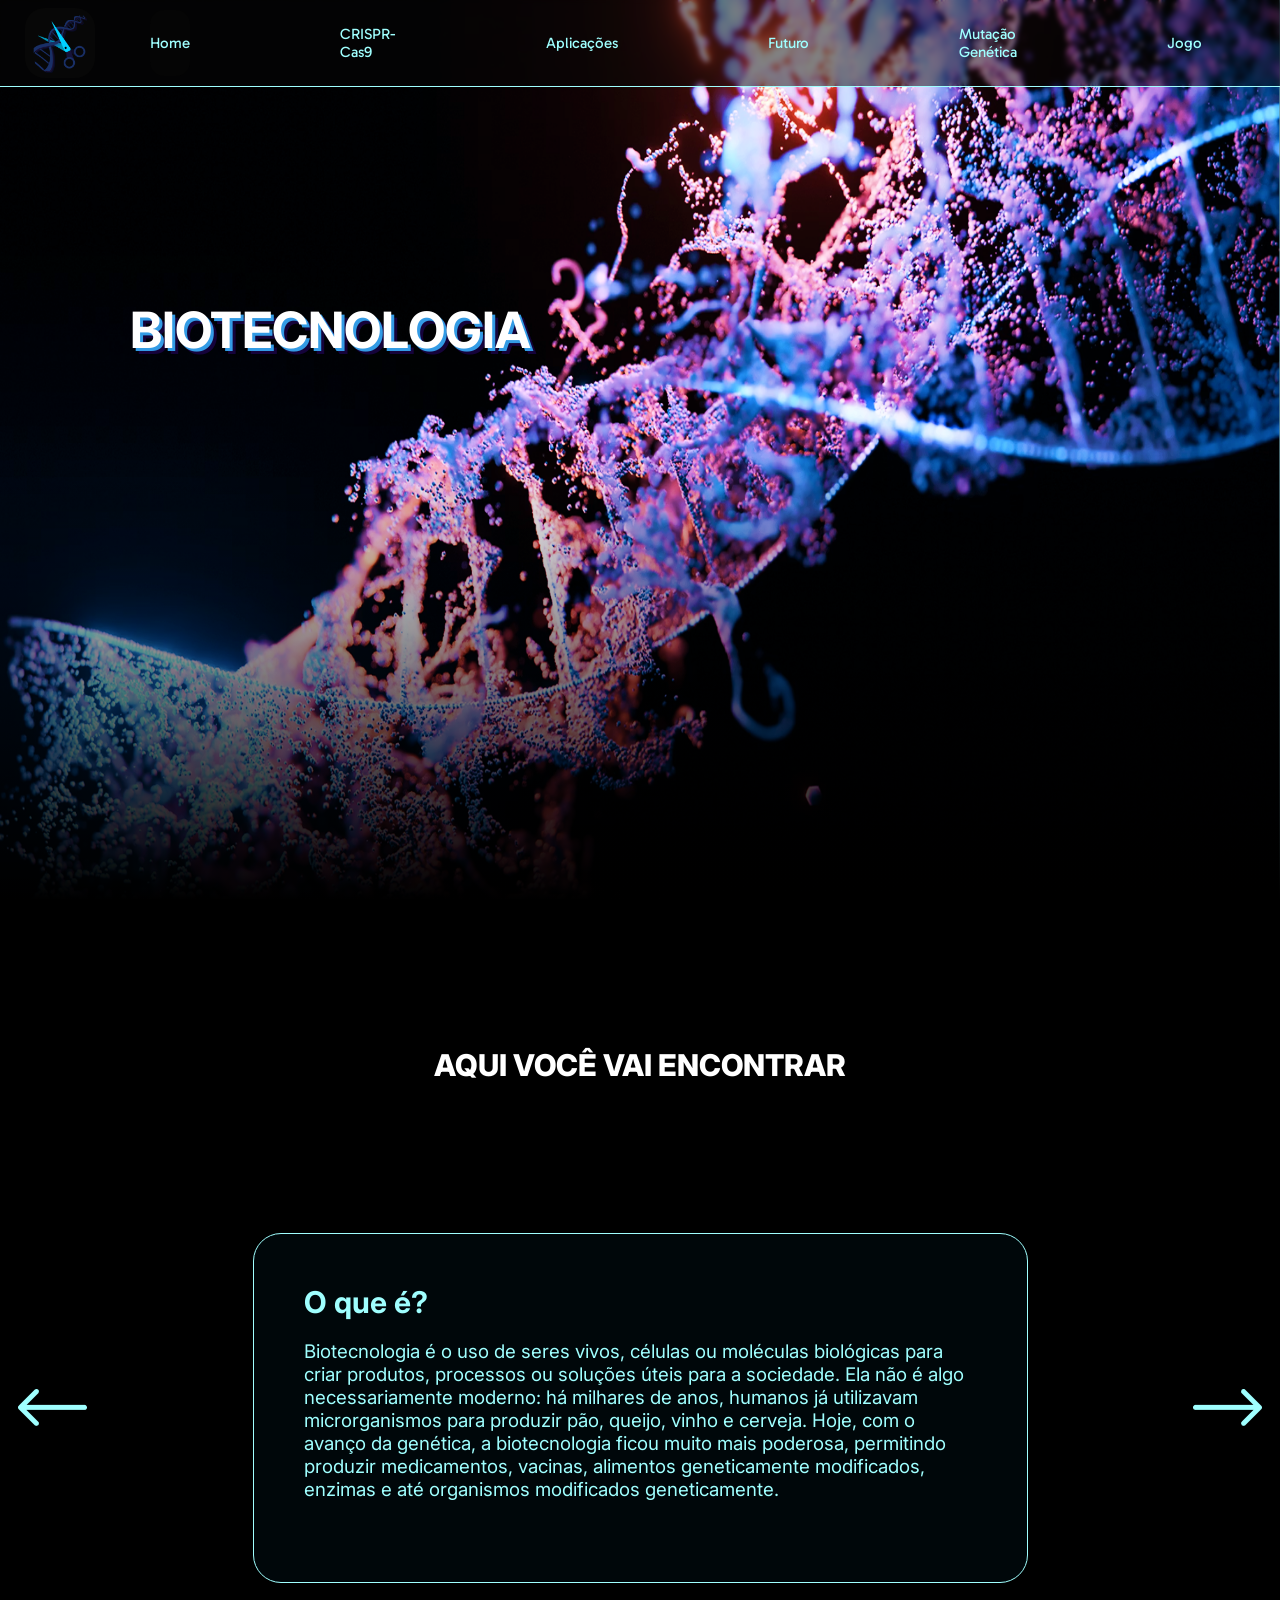
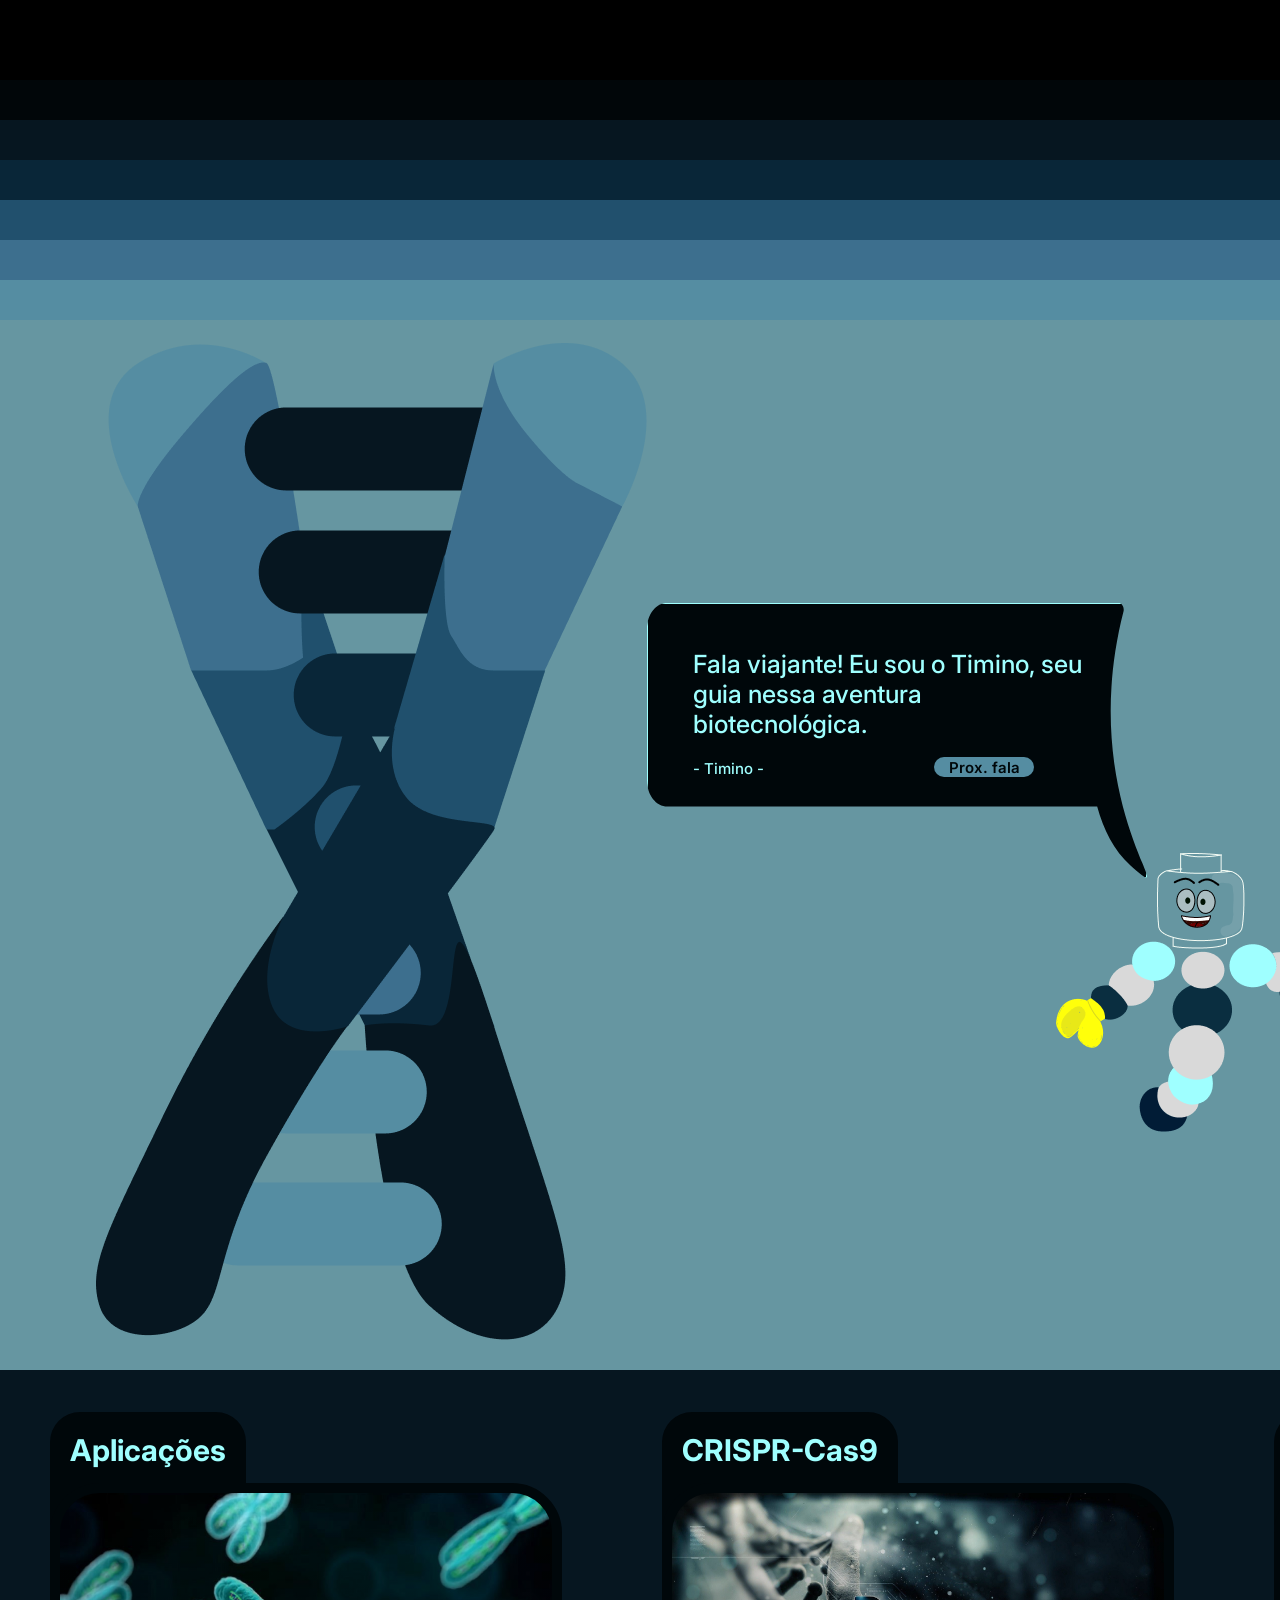
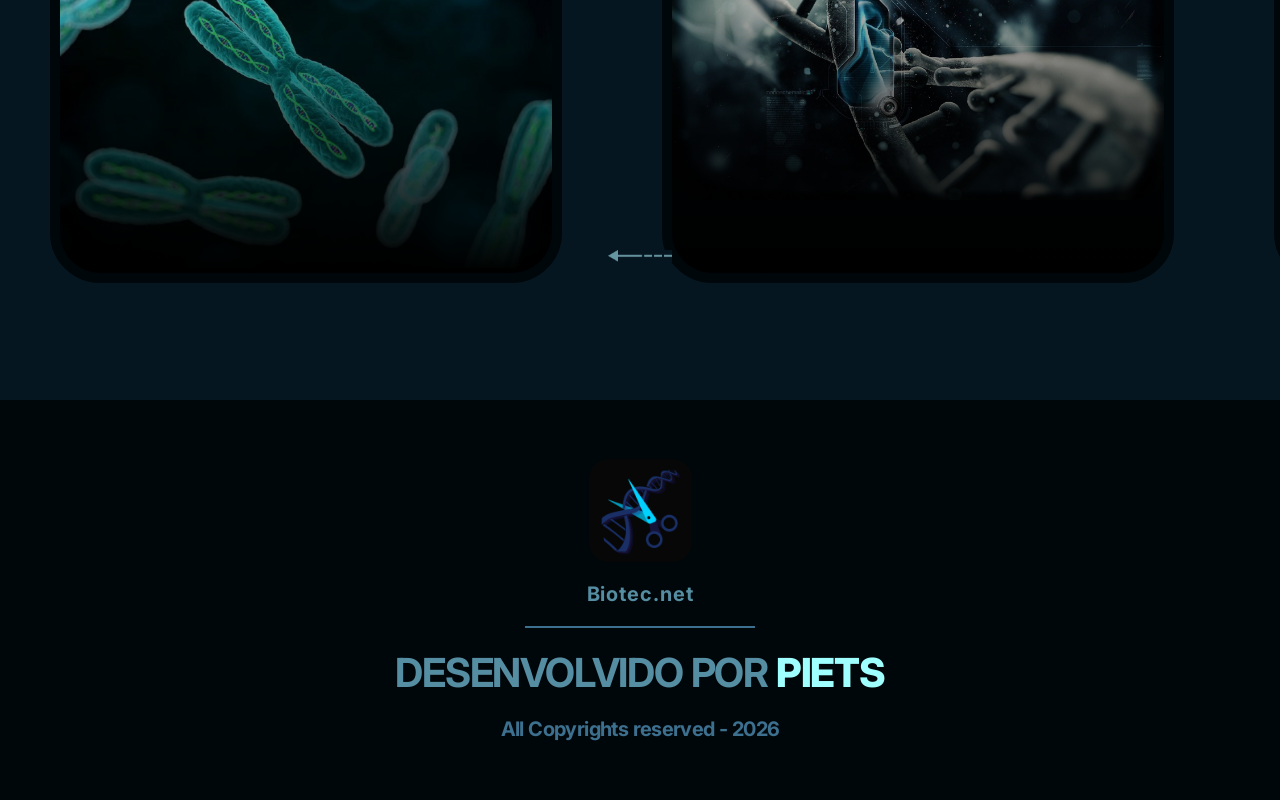
<file: index.html>
<!DOCTYPE html>
<html lang="pt-br">
<head>
    <meta charset="UTF-8">
    <meta name="viewport" content="width=device-width, initial-scale=1.0">
    <link rel="stylesheet" href="nav.css">
    <link rel="stylesheet" href="index.css">
    <link rel="preconnect" href="https://fonts.googleapis.com">
    <link rel="preconnect" href="https://fonts.gstatic.com" crossorigin>
    <link href="https://fonts.googleapis.com/css2?family=Gabarito:wght@400..900&display=swap" rel="stylesheet">
    <link rel="preconnect" href="https://fonts.googleapis.com" />
    <link rel="preconnect" href="https://fonts.gstatic.com" crossorigin />
    <link
        href="https://fonts.googleapis.com/css2?family=Inter:ital,opsz,wght@0,14..32,100..900;1,14..32,100..900&display=swap"
        rel="stylesheet" />
    <script src="script.js" defer></script>
    <title>Biotecnologia - Piets</title>
    <link rel="icon" href="Assets/Logo BIOTEC PIETS.png" type="image/x-icon">
</head>

<body>
    <header class="nav">
        <div class="nav-textos">
            <a href="index.html"><img src="Assets/Logo BIOTEC PIETS.png" alt="Logo da empresa BIOTEC - PIETS"></a>
            <a href="index.html" id="home-nav" class="link-selecionado1">Home</a>
            <div class="linha-vertical"></div>
            <a href="crispr-cas9.html">CRISPR-Cas9</a>
            <a href="aplicações.html">Aplicações</a>
            <a href="futuro.html">Futuro</a>
            <a href="mutação_genética.html">Mutação Genética</a>
            <a href="jogo.html">Jogo</a>
            <div class="linha-vertical"></div>
            <a class="fodase">Login</a>
            <a class="fodase" href="cadastro.html" id="botao-cadastro">Cadastre-se</a>
        </div>
    </header>

    <section>
        <div>
            <img src="Assets/Home BG.png" alt="Imagem de fundo Biotecnologia" id="home-bg-img">
        </div>
        <div id="titulo-principal-home">
            <h1 id="biotecnologia-branco">BIOTECNOLOGIA</h1>
            <h1 id="biotecnologia-azul">BIOTECNOLOGIA</h1>
            <h1 id="biotecnologia-roxo">BIOTECNOLOGIA</h1>
        </div>
        <div id="degrade-para-carrossel"></div>
    </section>

    <main>
        <section id="degrades-e-encontrara">
            <div class="home">
                <h2>AQUI VOCÊ VAI ENCONTRAR</h2>

                <div class="conteudo-carrossel-encontrara">

                    <button id="seta-esquerda"><img src="Assets/Seta Esquerda.png"
                            alt="Seta para esquerda, para ler outros cards"></button>

                    <div class="card-encontrara">
                        <h3 id="card-titulo">O que é?</h3>
                        <p id="card-p"> Biotecnologia é o uso de seres vivos, células ou moléculas biológicas para criar
                            produtos, processos ou soluções úteis para a sociedade. Ela não é algo necessariamente
                            moderno: há milhares de anos, humanos já utilizavam microrganismos para produzir pão,
                            queijo, vinho e cerveja. Hoje, com o avanço da genética, a biotecnologia ficou muito mais
                            poderosa, permitindo produzir medicamentos, vacinas, alimentos geneticamente modificados,
                            enzimas e até organismos modificados geneticamente.</p>
                    </div>

                    <button id="seta-direita"><img src="Assets/Seta Direita.png"
                            alt="Seta para direita, para ler outros cards"></button>
                </div>
            </div>
            <div id="degrades-da-home">
                <div id="degrade-home-1"></div>
                <div id="degrade-home-2"></div>
                <div id="degrade-home-3"></div>
                <div id="degrade-home-4"></div>
                <div id="degrade-home-5"></div>
                <div id="degrade-home-6"></div>
            </div>
        </section>

        <section id="trilha-de-aprendizagem">
            <div class="dna-timino-fala">
                <div id="DNA-ilustracao">
                    <img src="Assets/DNA.png" alt="Ilustração Fictícia de um DNA">
                </div>
                <div id="timino-e-sua-fala">
                    <div class="timino-fala">
                        <p id="fala-do-timino">
                            Fala viajante! Eu sou o Timino, seu guia nessa aventura biotecnológica.
                        </p>
                        <div>
                            <p id="nome-timino">
                                - Timino -
                            </p>
                            <button id="timino-fala-botao">Prox. fala</button>
                        </div>
                    </div>
                    <svg width="0" height="0" style="position:absolute;">
                        <defs>
                            <clipPath id="custom-clip" clipPathUnits="objectBoundingBox">
                                <path xmlns="http://www.w3.org/2000/svg"
                                    d="M0.953,0.032 C0.955,0.017 0.95,0 0.943,0 H0.407 C0.385,0 0.367,0.043 0.367,0.095 V0.124 C0.367,0.174 0.384,0.216 0.405,0.219 L0.824,0.278 C0.859,0.283 0.884,0.358 0.883,0.438 C0.881,0.595 0.892,0.835 0.967,0.955 C1.082,1.14 0.854,0.737 0.953,0.032 Z" />
                                <path xmlns="http://www.w3.org/2000/svg"
                                    d="M0.926,0.095 C0.926,0.043 0.908,0 0.885,0 H0.041 C0.018,0 0,0.043 0,0.095 V0.646 C0,0.698 0.018,0.741 0.041,0.741 H0.926 V0.095 Z" />
                            </clipPath>
                        </defs>
                    </svg>
                    <div id="timino">
                        <img src="Assets/Timino.png" alt="Timino">
                    </div>
                </div>
            </div>

            <div id="trilha-de-aprendizado-carrossel">
                <div class="cards-trilha">
                    <h4>Aplicações</h4>
                    <a href="aplicações.html">
                        <img src="Assets/Aplicações BG.png" alt="Aplicações da Biotecnologia" id="imagem-aplicacoes">
                    </a>
                </div>
                <div class="cards-trilha">
                    <h4>CRISPR-Cas9</h4>
                    <a href="crispr-cas9.html">
                        <img src="Assets/CRISPR-Cas9 BG.png" alt="O que é CRISPR-Cas9?">
                    </a>

                </div>
                <div class="cards-trilha">
                    <h4>Futuro</h4>
                    <a href="futuro.html">
                        <img src="Assets/Futuro BG.png" alt="O futuro da Biotecnologia">
                    </a>

                </div>
                <div class="cards-trilha">
                    <h4>Mutações Genéticas</h4>
                    <a href="mutação_genética.html">
                        <img src="Assets/Mutações BG.png" alt="Mutações Genéticas e Biotecnologia">
                    </a>

                </div>
                <div class="cards-trilha">
                    <h4>Jogo</h4>
                    <a href="jogo.html">
                        <img src="Assets/Jogo img trilha.webp" alt="Joguinho sobre Biotecnologia">
                    </a>

                </div>
            </div>
            <img id="seta-carrossel" src="Assets/Seta para Carrossel.png"
                alt="Seta para indicando a direção de movimento do Carrossel">
        </section>

        <footer>
            <div id="div-footer">
                <img id="img-footer" src="./Assets/Logo BIOTEC PIETS.png" alt="">

                <p id="p1-footer">Biotec.net</p>

                <div id="linha-footer"></div>

                <p id="p2-footer">DESENVOLVIDO POR <strong>PIETS</strong></p>

                <p id="p3-footer">All Copyrights reserved - 2026</p>
            </div>
        </footer>

    </main>
</body>

</html>
</file>
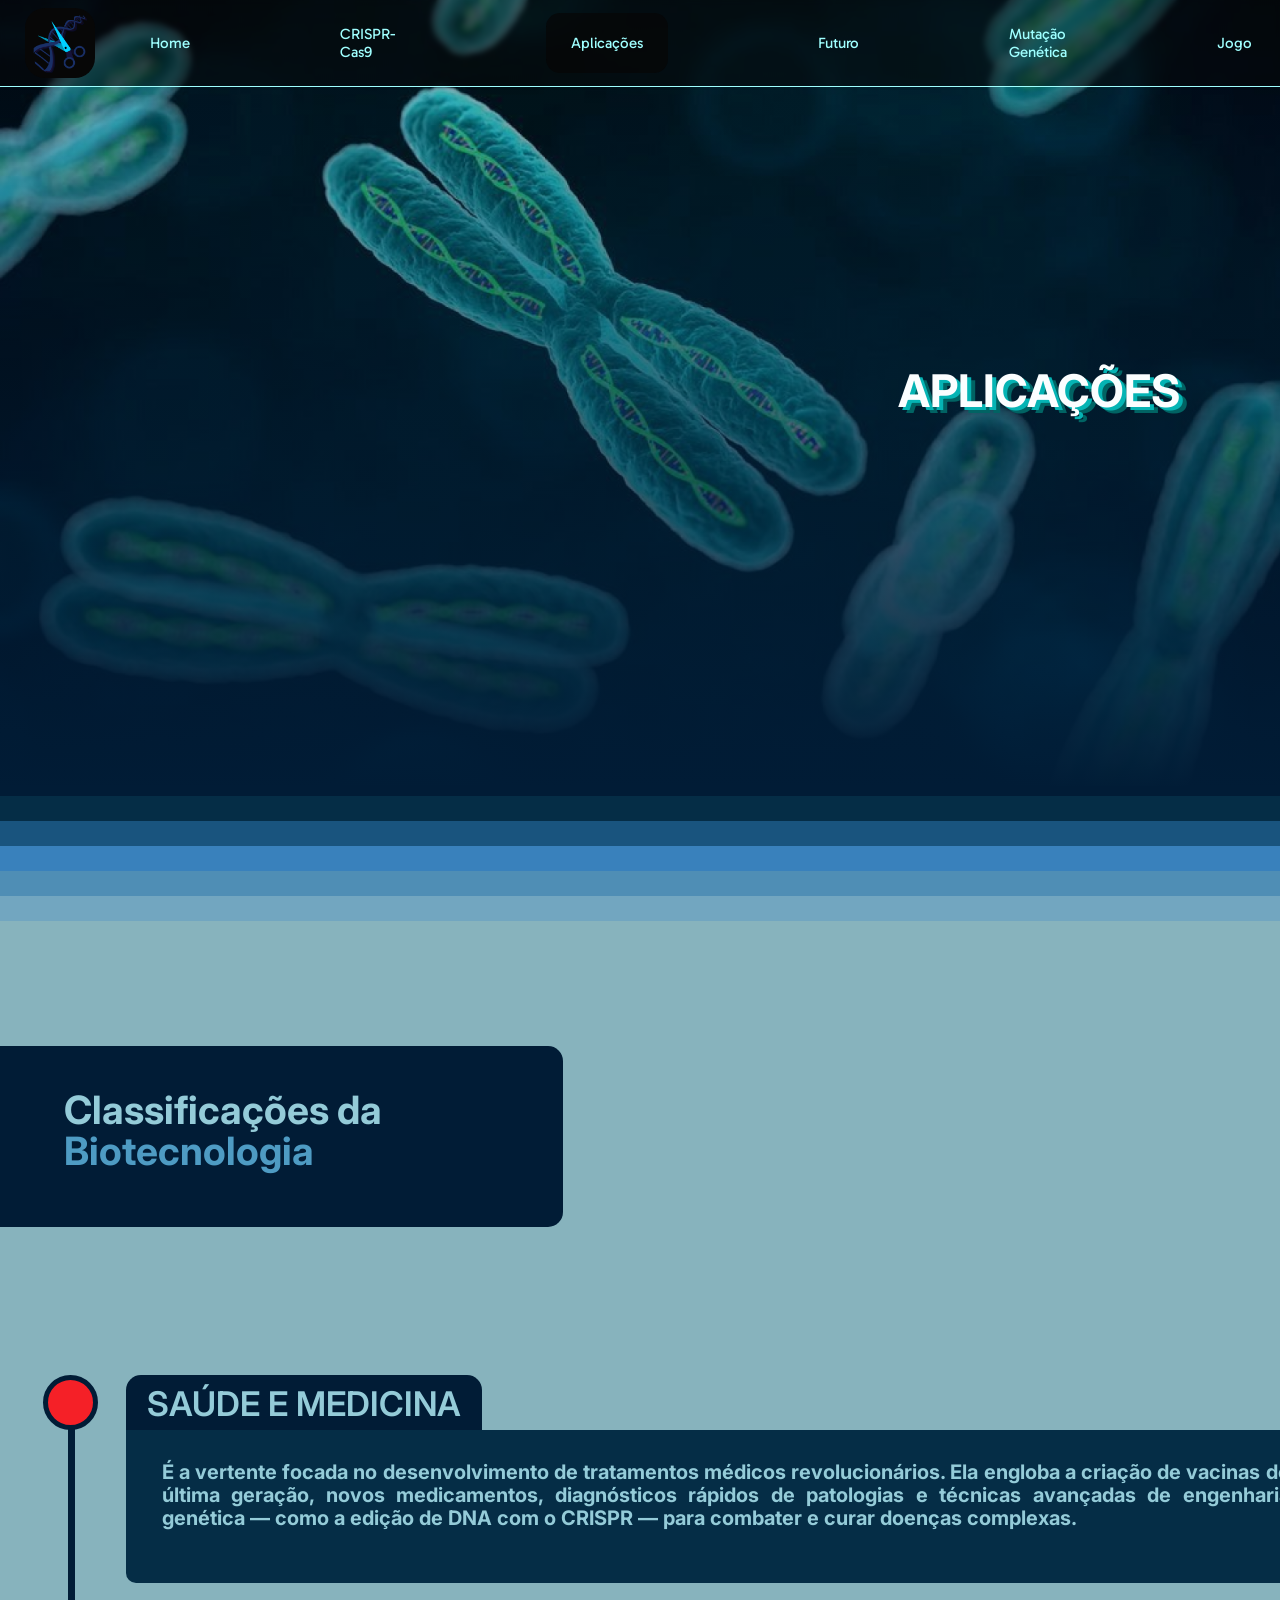
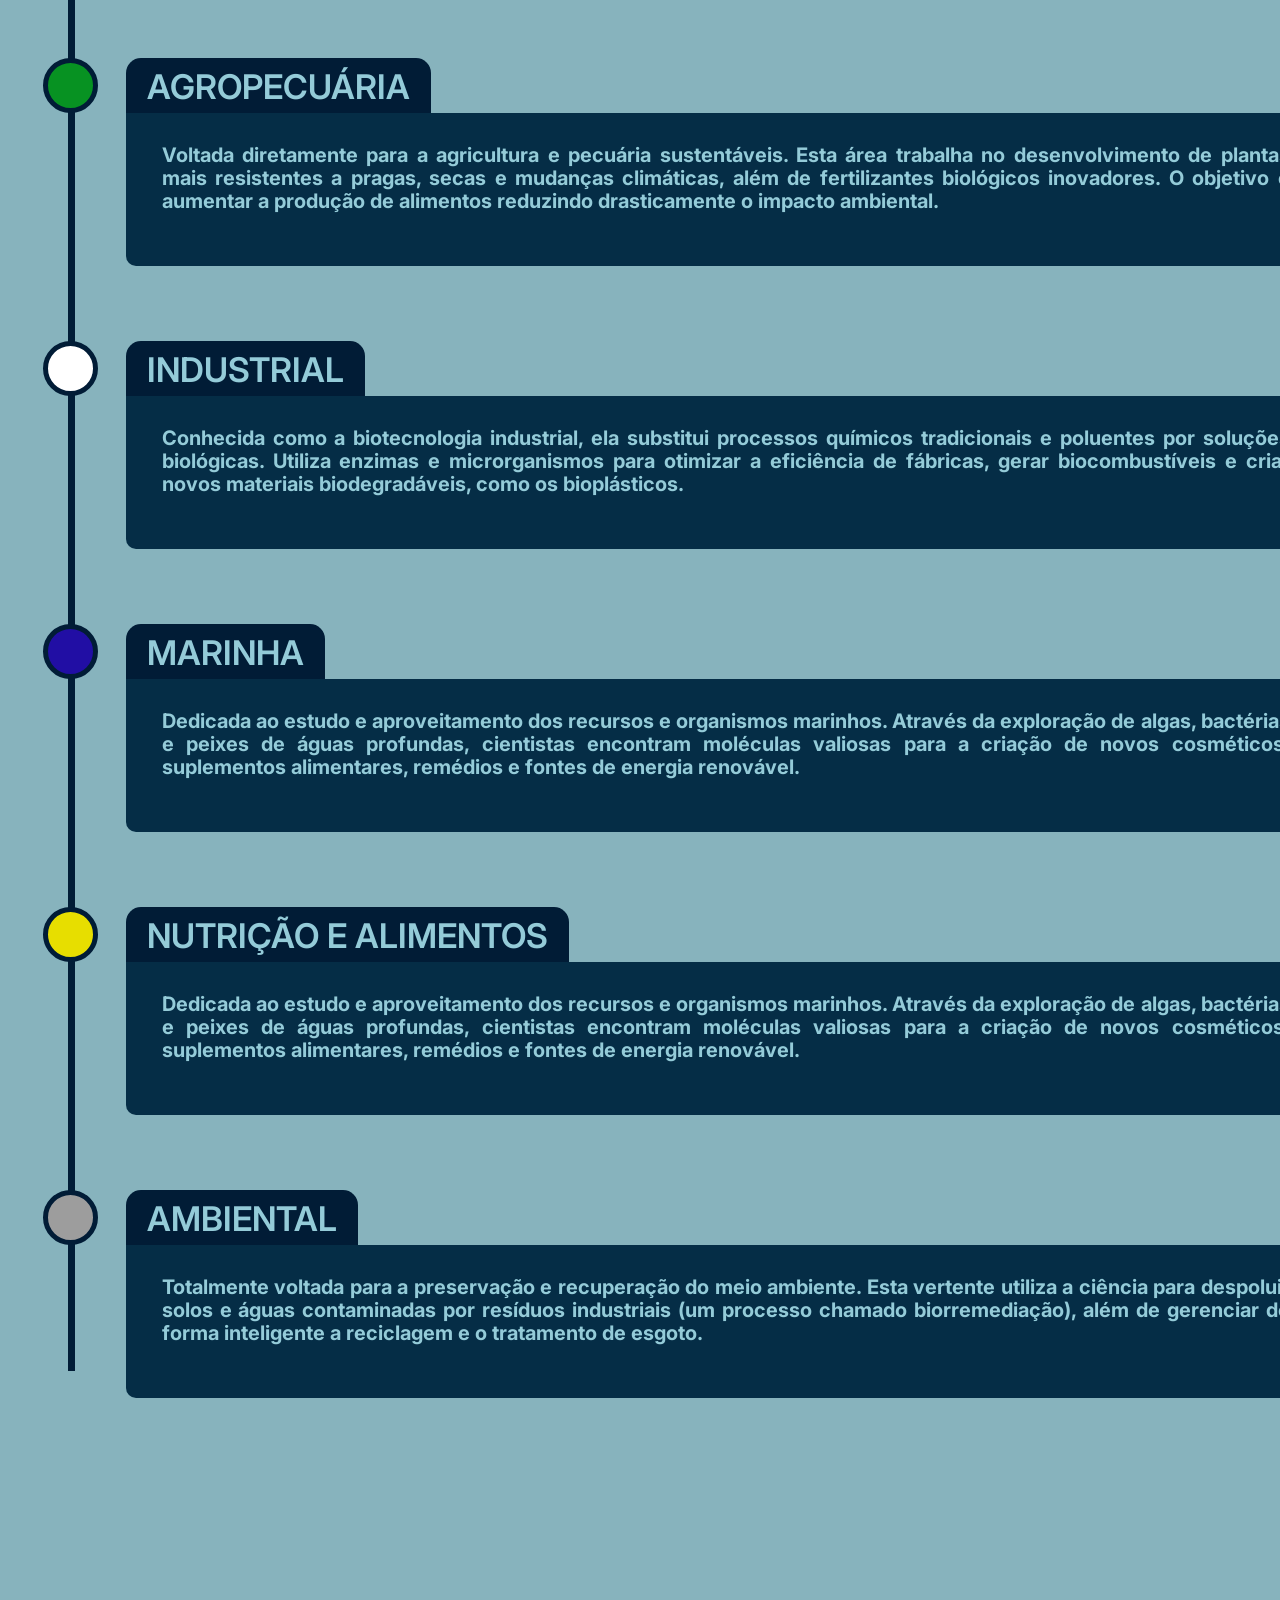
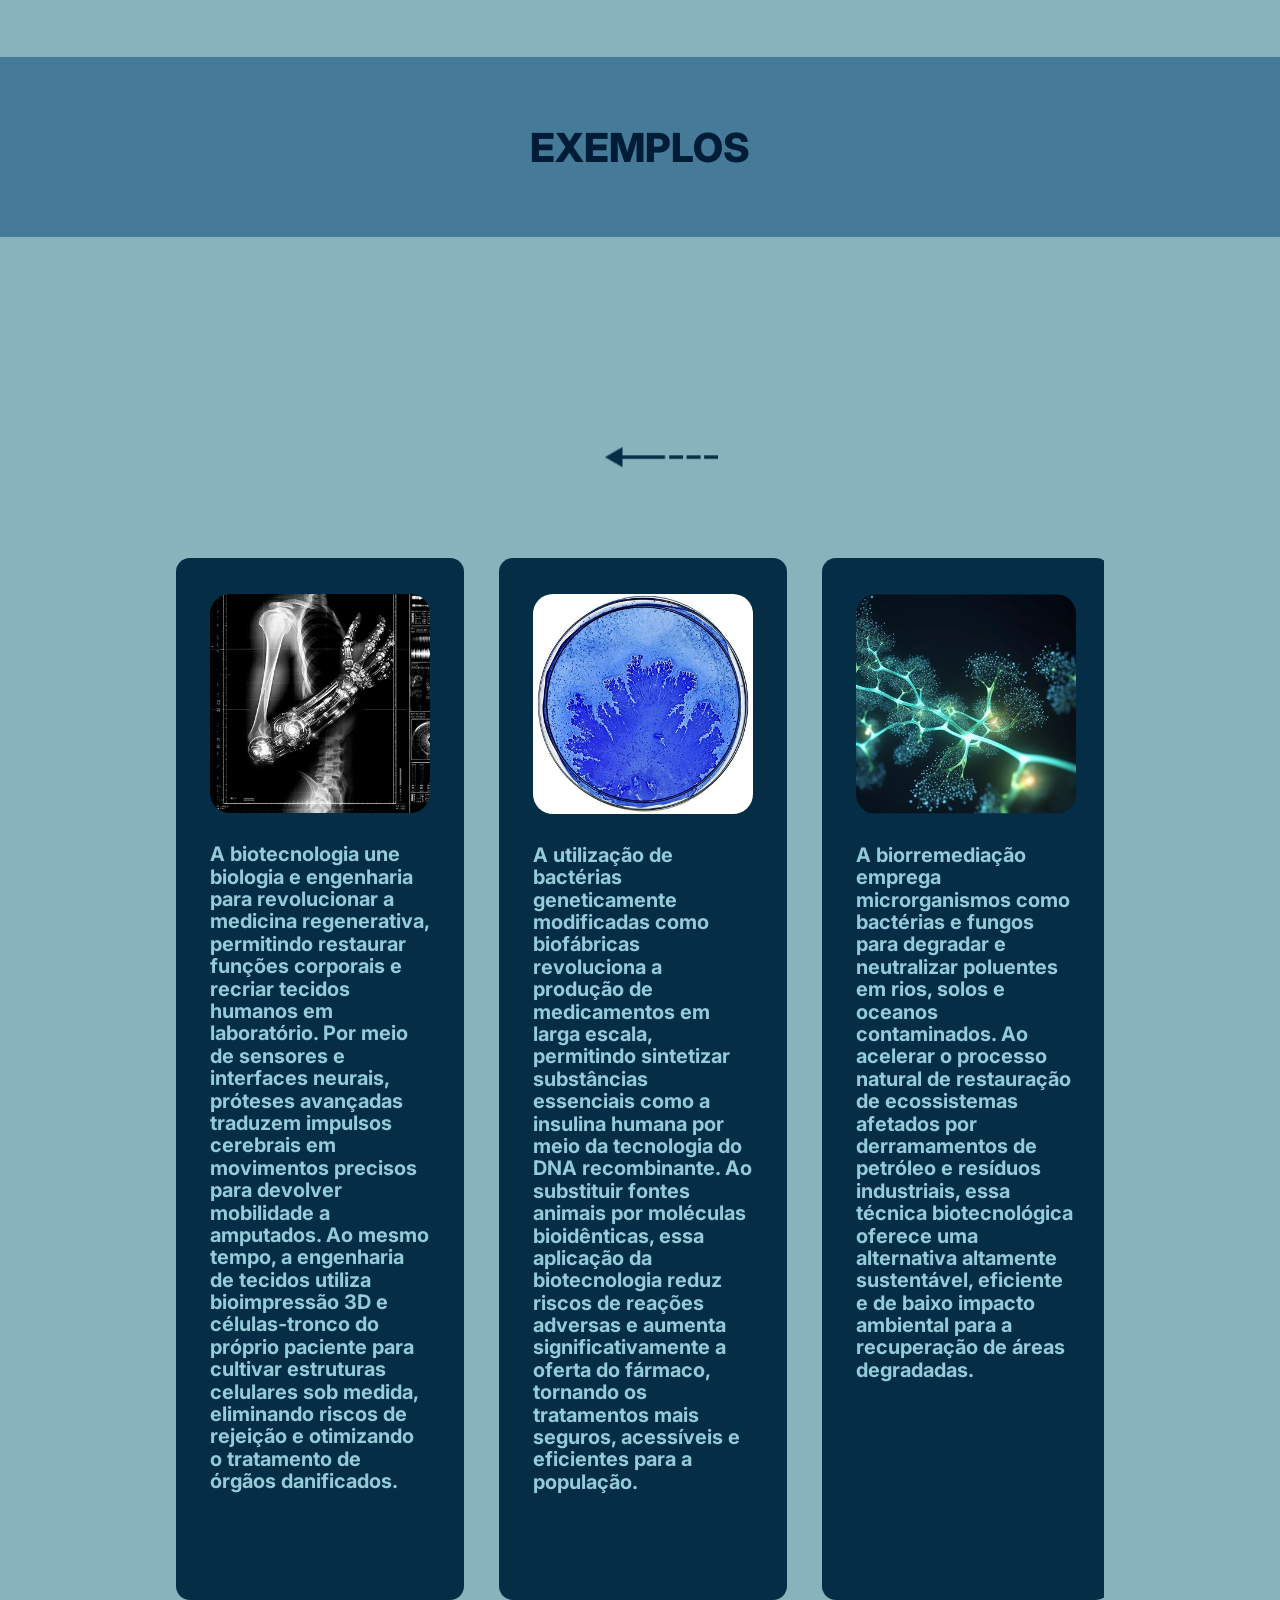
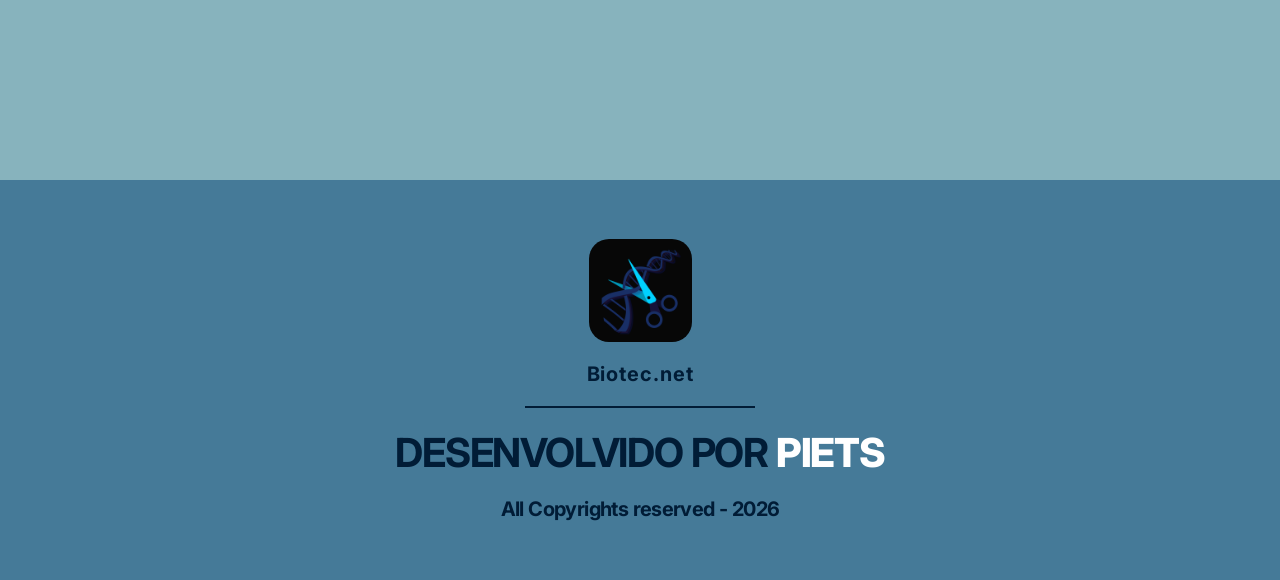
<file: aplicações.html>
<!DOCTYPE html>
<html lang="pt-br">

<head>
    <meta charset="UTF-8">
    <meta name="viewport" content="width=device-width, initial-scale=1.0">
    <link rel="stylesheet" href="nav.css">
    <link rel="stylesheet" href="aplicações.css">
    <link rel="preconnect" href="https://fonts.googleapis.com">
    <link rel="preconnect" href="https://fonts.gstatic.com" crossorigin>
    <link
        href="https://fonts.googleapis.com/css2?family=Gabarito:wght@400..900&family=Inter:wght@400;500;600;700;800&display=swap"
        rel="stylesheet">
    <title>Aplicações da Biotecnologia</title>
    <link rel="icon" href="Assets/Logo BIOTEC PIETS.png" type="image/x-icon">
</head>

<body>
    <header class="nav">
        <div class="nav-textos">
            <a href="index.html"><img src="Assets/Logo BIOTEC PIETS.png" alt="Logo da empresa BIOTEC - PIETS"></a>
            <a href="index.html" id="home-nav">Home</a>
            <div class="linha-vertical"></div>
            <a href="crispr-cas9.html">CRISPR-Cas9</a>
            <a href="aplicações.html" class="link-selecionado1">Aplicações</a>
            <a href="futuro.html">Futuro</a>
            <a href="mutação_genética.html">Mutação Genética</a>
            <a href="jogo.html">Jogo</a>
            <div class="linha-vertical"></div>
            <a class="fodase" href="login.html">Login</a>
            <a class="fodase" href="cadastro.html" id="botao-cadastro">Cadastre-se</a>
        </div>
    </header>

    <main>
        <section class="hero-aplicacoes">
            <img src="Assets/Aplicações BG.png" alt="Aplicações da biotecnologia">
            <div class="filtro-hero"></div>
    <div id="titulo">
      <p>APLICAÇÕES</p>
    </div>
    <div id="titulo1">
      <p>APLICAÇÕES</p>
    </div>
    <div id="titulo2">
      <p>APLICAÇÕES</p>
    </div>
        </section>
        

        <div class="faixas-transicao" aria-hidden="true">
            <div></div>
            <div></div>
            <div></div>
            <div></div>
            <div></div>
            <div></div>
        </div>



        <section class="classificacoes">
            <div class="titulo-classificacoes">
                <h1>Classificações da<br><span>Biotecnologia</span></h1>
            </div>

            <div class="linha-do-tempo">
                <div class="linha-vertical-tempo"></div>

                <div class="classificacao saude">
                    <div class="marcador"></div>
                    <div class="conteudo-classificacao">
                        <h2>SAÚDE E MEDICINA</h2>
                        <p>É a vertente focada no desenvolvimento de tratamentos médicos revolucionários. Ela engloba a
                            criação de vacinas de última geração, novos medicamentos, diagnósticos rápidos de patologias
                            e técnicas avançadas de engenharia genética — como a edição de DNA com o CRISPR — para
                            combater e curar doenças complexas.</p>
                    </div>
                </div>

                <div class="classificacao agropecuaria">
                    <div class="marcador"></div>
                    <div class="conteudo-classificacao">
                        <h2>AGROPECUÁRIA</h2>
                        <p>Voltada diretamente para a agricultura e pecuária sustentáveis. Esta área trabalha no
                            desenvolvimento de plantas mais resistentes a pragas, secas e mudanças climáticas, além de
                            fertilizantes biológicos inovadores. O objetivo é aumentar a produção de alimentos reduzindo
                            drasticamente o impacto ambiental.</p>
                    </div>
                </div>

                <div class="classificacao industrial">
                    <div class="marcador"></div>
                    <div class="conteudo-classificacao">
                        <h2>INDUSTRIAL</h2>
                        <p>Conhecida como a biotecnologia industrial, ela substitui processos químicos tradicionais e
                            poluentes por soluções biológicas. Utiliza enzimas e microrganismos para otimizar a
                            eficiência de fábricas, gerar biocombustíveis e criar novos materiais biodegradáveis, como
                            os bioplásticos.</p>
                    </div>
                </div>

                <div class="classificacao marinha">
                    <div class="marcador"></div>
                    <div class="conteudo-classificacao">
                        <h2>MARINHA</h2>
                        <p>Dedicada ao estudo e aproveitamento dos recursos e organismos marinhos. Através da exploração
                            de algas, bactérias e peixes de águas profundas, cientistas encontram moléculas valiosas
                            para a criação de novos cosméticos, suplementos alimentares, remédios e fontes de energia
                            renovável.</p>
                    </div>
                </div>

                <div class="classificacao nutricao">
                    <div class="marcador"></div>
                    <div class="conteudo-classificacao">
                        <h2>NUTRIÇÃO E ALIMENTOS</h2>
                        <p>Dedicada ao estudo e aproveitamento dos recursos e organismos marinhos. Através da exploração
                            de algas, bactérias e peixes de águas profundas, cientistas encontram moléculas valiosas
                            para a criação de novos cosméticos, suplementos alimentares, remédios e fontes de energia
                            renovável.</p>
                    </div>
                </div>

                <div class="classificacao ambiental">
                    <div class="marcador"></div>
                    <div class="conteudo-classificacao">
                        <h2>AMBIENTAL</h2>
                        <p>Totalmente voltada para a preservação e recuperação do meio ambiente. Esta vertente utiliza a
                            ciência para despoluir solos e águas contaminadas por resíduos industriais (um processo
                            chamado biorremediação), além de gerenciar de forma inteligente a reciclagem e o tratamento
                            de esgoto.</p>
                    </div>
                </div>
            </div>
        </section>

        <section class="exemplos">
            <h2>EXEMPLOS</h2>
        </section>

        <section class="cards-exemplos">
            <div id="seta-carrossel">
                <img src="Assets/Seta Azul para carrossel.png" alt="Seta para a direita indicando o fluxo do Carrossel">
            </div>
            <div class="cards-container">
                <div class="card-exemplo">
                    <img src="Assets/Img Prótese.png" alt="Raio-X de uma prótese biônica no braço">
                    <p>A biotecnologia une biologia e engenharia para revolucionar a medicina regenerativa, permitindo
                        restaurar funções corporais e recriar tecidos humanos em laboratório. Por meio de sensores e
                        interfaces neurais, próteses avançadas traduzem impulsos cerebrais em movimentos precisos para
                        devolver mobilidade a amputados. Ao mesmo tempo, a engenharia de tecidos utiliza bioimpressão 3D
                        e células-tronco do próprio paciente para cultivar estruturas celulares sob medida, eliminando
                        riscos de rejeição e otimizando o tratamento de órgãos danificados.</p>
                </div>

                <div class="card-exemplo">
                    <img src="Assets/Img Bactérias.png" alt="Cultura de bactérias em uma placa de Petri">
                    <p>A utilização de bactérias geneticamente modificadas como biofábricas revoluciona a produção de
                        medicamentos em larga escala, permitindo sintetizar substâncias essenciais como a insulina
                        humana por meio da tecnologia do DNA recombinante. Ao substituir fontes animais por moléculas
                        bioidênticas, essa aplicação da biotecnologia reduz riscos de reações adversas e aumenta
                        significativamente a oferta do fármaco, tornando os tratamentos mais seguros, acessíveis e
                        eficientes para a população.</p>
                </div>

                <div class="card-exemplo">
                    <img src="Assets/Img Fungos.png" alt="Estruturas de fungos vistas em detalhe">
                    <p>A biorremediação emprega microrganismos como bactérias e fungos para degradar e neutralizar
                        poluentes em rios, solos e oceanos contaminados. Ao acelerar o processo natural de restauração
                        de ecossistemas afetados por derramamentos de petróleo e resíduos industriais, essa técnica
                        biotecnológica oferece uma alternativa altamente sustentável, eficiente e de baixo impacto
                        ambiental para a recuperação de áreas degradadas.</p>
                </div>

                <div class="card-exemplo">
                    <img src="Assets/Img Energia Rnv..png" alt="Imagem ilustrativa de Energia Renovavel">
                    <p>O cultivo de microalgas para a produção de biocombustíveis representa uma solução biotecnológica
                        promissora para reduzir a dependência dos combustíveis fósseis e mitigar as emissões de carbono.
                        Por apresentarem taxa de crescimento acelerada e alta concentração de lipídios, esses
                        microrganismos podem ser produzidos em terras não aráveis, em águas residuais ou em
                        fotobiorreatores fechados. Com isso, a tecnologia evita a competição com a agricultura por solos
                        férteis e água potável, viabilizando uma matriz energética limpa, renovável e altamente
                        sustentável para o futuro.</p>
                </div>

                <div class="card-exemplo">
                    <img src="Assets/Img Biomateriais Av..png" alt="Imagem Ilutrativa de Biomateriais avançados">
                    <p>A biotecnologia possibilita o desenvolvimento de biomateriais inovadores inspirados no meio
                        natural, destacando-se a criação da seda de aranha artificial através do design biomimético. Ao
                        reunir características únicas como alta resistência mecânica, leveza e biodegradabilidade, esses
                        compostos substituem sintéticos poluentes e ampliam as fronteiras da inovação. Com isso, sua
                        aplicação revoluciona setores diversos como a medicina, a engenharia e a indústria, fornecendo
                        soluções sustentáveis para desde suturas cirúrgicas até estruturas tecnológicas avançadas.</p>
                </div>
            </div>
        </section>
    </main>

    <footer>
        <div id="div-footer">
            <img id="img-footer" src="./Assets/Logo BIOTEC PIETS.png" alt="">

            <p id="p1-footer">Biotec.net</p>

            <div id="linha-footer"></div>

            <p id="p2-footer">DESENVOLVIDO POR <strong>PIETS</strong></p>

            <p id="p3-footer">All Copyrights reserved - 2026</p>
        </div>
    </footer>
</body>

</html>
</file>
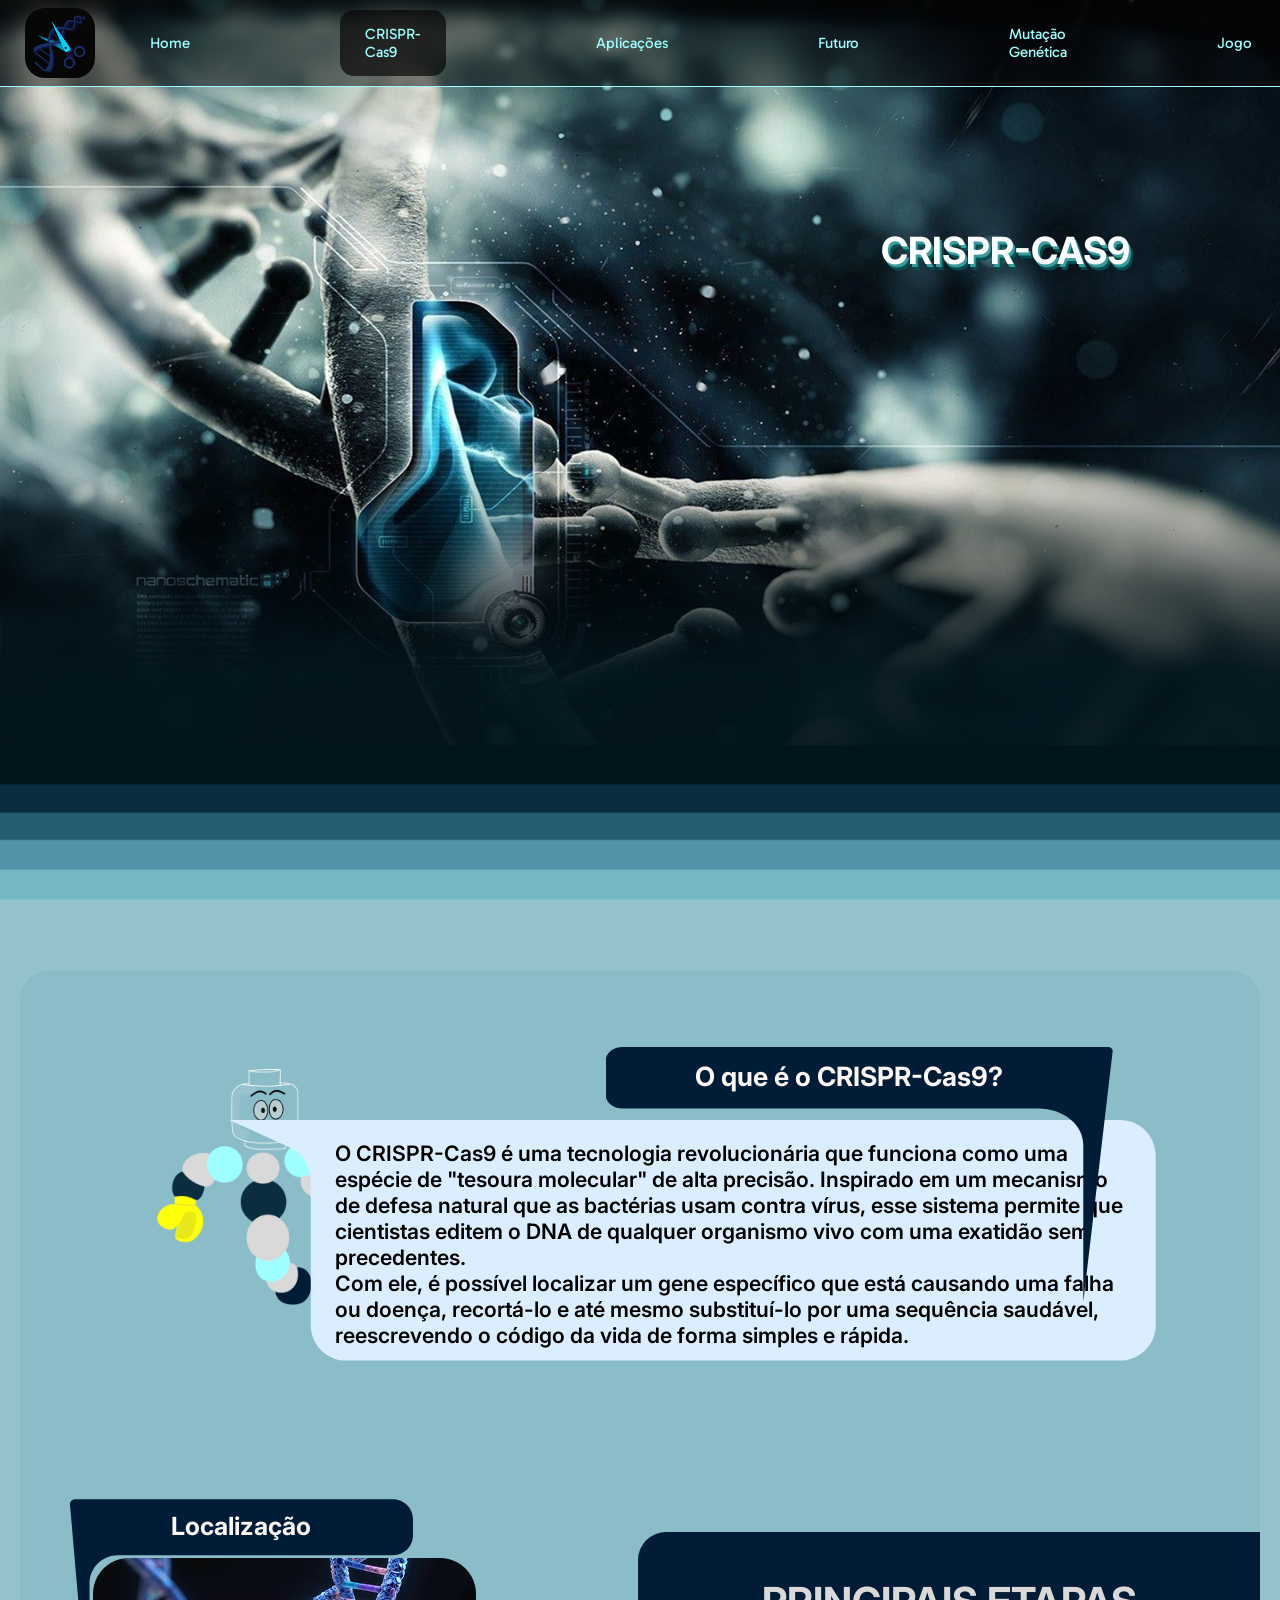
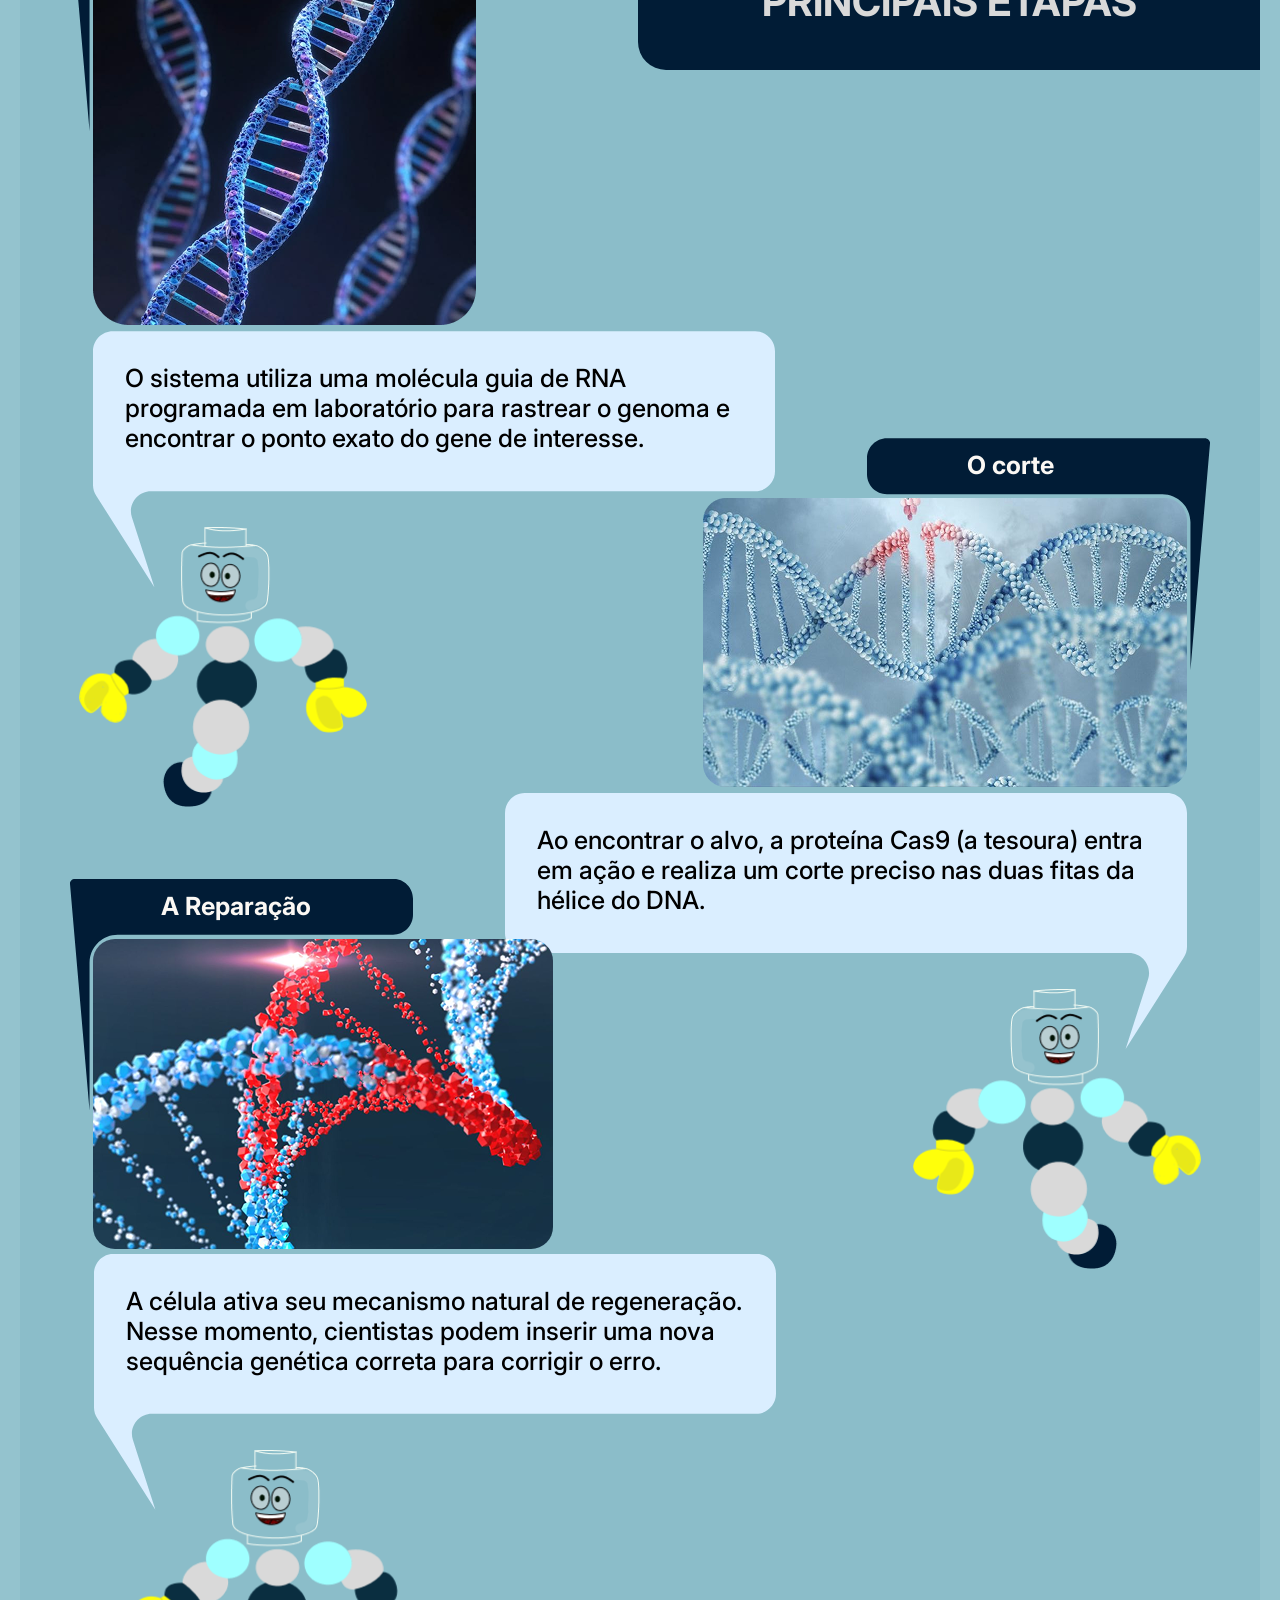
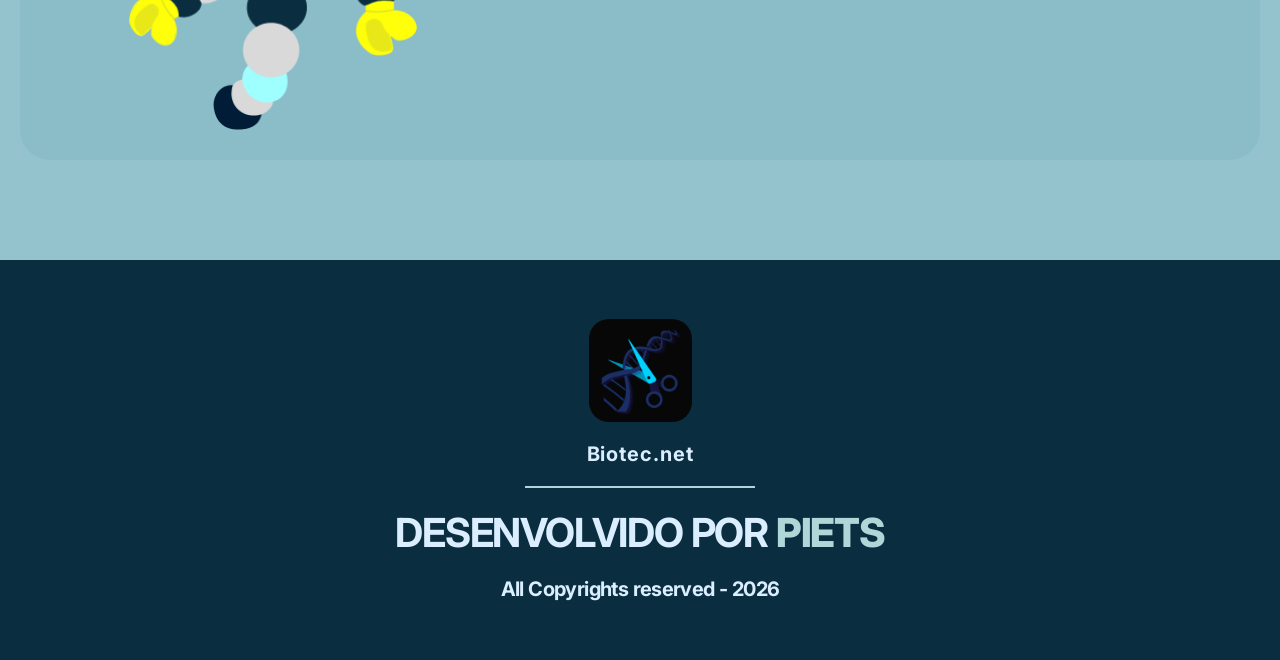
<file: crispr-cas9.html>
<!doctype html>
<html lang="pt-br">

<head>
  <meta charset="UTF-8" />
  <meta name="viewport" content="width=device-width, initial-scale=1.0" />
  <title>CRISPR-Cas9 - Piets</title>
  <link rel="stylesheet" href="nav.css" />
  <link rel="stylesheet" href="crispr-cas9.css" />
  <link rel="preconnect" href="https://fonts.googleapis.com" />
  <link rel="preconnect" href="https://fonts.gstatic.com" crossorigin />
  <link
    href="https://fonts.googleapis.com/css2?family=Inter:ital,opsz,wght@0,14..32,100..900;1,14..32,100..900&display=swap"
    rel="stylesheet" />
  <link rel="preconnect" href="https://fonts.googleapis.com" />
  <link rel="preconnect" href="https://fonts.gstatic.com" crossorigin />
  <link href="https://fonts.googleapis.com/css2?family=Gabarito:wght@400..900&display=swap" rel="stylesheet" />
  <link rel="icon" href="Assets/Logo BIOTEC PIETS.png" type="image/x-icon">
</head>

<body>
  <header class="nav">
    <div class="nav-textos">
      <a href="index.html"><img src="Assets/Logo BIOTEC PIETS.png" alt="Logo da empresa BIOTEC - PIETS" /></a>
      <a href="index.html" id="home-nav">Home</a>
      <div class="linha-vertical"></div>
      <a href="crispr-cas9.html" class="link-selecionado1">CRISPR-Cas9</a>
      <a href="aplicações.html">Aplicações</a>
      <a href="futuro.html">Futuro</a>
      <a href="mutação_genética.html">Mutação Genética</a>
      <a href="jogo.html">Jogo</a>
      <div class="linha-vertical"></div>
      <a class="fodase">Login</a>
      <a class="fodase" href="cadastro.html" id="botao-cadastro">Cadastre-se</a>
    </div>
  </header>

  <section id="crispBG">
      <img src="./Assets/CRISPR-Cas9degrade.png" alt="" />
    <div id="titulo">
      <p>CRISPR-CAS9</p>
    </div>
    <div id="titulo1">
      <p>CRISPR-CAS9</p>
    </div>
    <div id="titulo2">
      <p>CRISPR-CAS9</p>
    </div>
  </section>

  <div id="bg-primary">
    <main id="bg-secondary">
      <section id="explicacao">
        <div id="container-baloes">
          <img id="timino" src="./Assets/Timino.png" alt="" />
          <div id="balao">
            <div id="svg-balao">
              <svg width="0" height="0" style="position: absolute">
                <defs>
                  <clipPath id="balaoTextoCrisp" clipPathUnits="objectBoundingBox">
                    <path xmlns="http://www.w3.org/2000/svg"
                      d="M0,0 H0.961 C0.983,0 1,0.066 1,0.148 V0.852 C1,0.934 0.983,1 0.961,1 H0.126 C0.105,1 0.088,0.934 0.088,0.852 V0.248 C0.088,0.189 0.079,0.137 0.065,0.113 L0,0 Z" />
                  </clipPath>
                </defs>
              </svg>
            </div>

            <div class="texto-balao">
              <p>
                O CRISPR-Cas9 é uma tecnologia revolucionária que funciona
                como uma espécie de "tesoura molecular" de alta precisão.
                Inspirado em um mecanismo de defesa natural que as bactérias
                usam contra vírus, esse sistema permite que cientistas
                editem o DNA de qualquer organismo vivo com uma exatidão sem
                precedentes. <br />
                Com ele, é possível localizar um gene específico que está
                causando uma falha ou doença, recortá-lo e até mesmo
                substituí-lo por uma sequência saudável, reescrevendo o
                código da vida de forma simples e rápida.
              </p>
            </div>
          </div>

          <div id="balaozinho">
            <div id="svg-balaozinho">
              <svg width="0" height="0" style="position: absolute">
                <defs>
                  <clipPath id="custom-clip" clipPathUnits="objectBoundingBox">
                    <path xmlns="http://www.w3.org/2000/svg"
                      d="M1,0.015 C1,0.007 0.996,0 0.991,0 H0.034 C0.015,0 0,0.024 0,0.054 V0.187 C0,0.217 0.015,0.241 0.034,0.241 H0.853 C0.903,0.241 0.942,0.305 0.942,0.383 V1 L1,0.015 Z" />
                  </clipPath>
                </defs>
              </svg>
            </div>

            <div class="texto-balaozinho">
              <p>O que é o CRISPR-Cas9?</p>
            </div>
          </div>
        </div>
      </section>

      <section id="balao-p-etapa-cont">
        <div id="balao-p-etapas">
          <p>PRINCIPAIS ETAPAS</p>
        </div>
      </section>

      <section id="principais-etapas">
        <div id="balao-localizacao">
          <p>Localização</p>
          <div>
            <svg width="0" height="0" style="position: absolute">
              <defs>
                <clipPath id="balao-loc" clipPathUnits="objectBoundingBox">
                  <path xmlns="http://www.w3.org/2000/svg"
                    d="M0,0.023 C-0.001,0.011 0.006,0 0.015,0 H0.942 C0.974,0 1,0.039 1,0.086 V0.155 C1,0.203 0.974,0.241 0.942,0.241 H0.139 C0.094,0.241 0.057,0.295 0.057,0.362 V1 L0,0.023 Z" />
                </clipPath>
              </defs>
            </svg>
          </div>
        </div>

        <img id="img-loc" src="./Assets/Img Localização Cas9.png" alt="" />

        <div id="texto-loc">
          <div>
            <svg width="0" height="0" style="position: absolute">
              <defs>
                <clipPath id="balao-texto-loc" clipPathUnits="objectBoundingBox">
                  <path xmlns="http://www.w3.org/2000/svg"
                    d="M0,0.078 C0,0.035 0.013,0 0.029,0 H0.971 C0.987,0 1,0.035 1,0.078 V0.547 C1,0.59 0.987,0.625 0.971,0.625 H0.085 C0.065,0.625 0.051,0.677 0.057,0.727 L0.09,1 L0.005,0.644 C0.002,0.632 0,0.617 0,0.602 V0.078 Z" />
                </clipPath>
              </defs>
            </svg>
          </div>
          <p>
            O sistema utiliza uma molécula guia de RNA programada em
            laboratório para rastrear o genoma e encontrar o ponto exato do
            gene de interesse.
          </p>
        </div>

        <img id="timino2" src="./Assets/Timino.png" alt="" />
      </section>

      <section id="etapas-corte">


        <div id="balao-o-corte">
          <p>O corte</p>
          <div>
            <svg width="0" height="0" style="position: absolute">
              <defs>
                <clipPath id="balao-corte" clipPathUnits="objectBoundingBox">
                  <path xmlns="http://www.w3.org/2000/svg"
                    d="M0,0.023 C-0.001,0.011 0.006,0 0.015,0 H0.942 C0.974,0 1,0.039 1,0.086 V0.155 C1,0.203 0.974,0.241 0.942,0.241 H0.139 C0.094,0.241 0.057,0.295 0.057,0.362 V1 L0,0.023 Z" />
                </clipPath>
              </defs>
            </svg>
          </div>
        </div>

        <img id="img-corte" src="./Assets/Img O corte Cas9.png" alt="" />


      </section>

      <section id="cortar">

        <div id="texto-corte">
          <div>
            <svg width="0" height="0" style="position: absolute">
              <defs>
                <clipPath id="balao-texto-corte" clipPathUnits="objectBoundingBox">
                  <path xmlns="http://www.w3.org/2000/svg"
                    d="M0,0.078 C0,0.035 0.013,0 0.029,0 H0.971 C0.987,0 1,0.035 1,0.078 V0.547 C1,0.59 0.987,0.625 0.971,0.625 H0.085 C0.065,0.625 0.051,0.677 0.057,0.727 L0.09,1 L0.005,0.644 C0.002,0.632 0,0.617 0,0.602 V0.078 Z" />
                </clipPath>
              </defs>
            </svg>
          </div>
          <p>
            Ao encontrar o alvo, a proteína Cas9 (a tesoura) entra em ação e
            realiza um corte preciso nas duas fitas da hélice do DNA.
          </p>
        </div>
        <img id="timino3" src="./Assets/Timino.png" alt="" />
      </section>

      <section id="etapas-reparacao">
        <div id="balao-reparacao">
          <p>A Reparação</p>
          <div>
            <svg width="0" height="0" style="position: absolute">
              <defs>
                <clipPath id="balao-rep" clipPathUnits="objectBoundingBox">
                  <path xmlns="http://www.w3.org/2000/svg"
                    d="M0,0.023 C-0.001,0.011 0.006,0 0.015,0 H0.942 C0.974,0 1,0.039 1,0.086 V0.155 C1,0.203 0.974,0.241 0.942,0.241 H0.139 C0.094,0.241 0.057,0.295 0.057,0.362 V1 L0,0.023 Z" />
                </clipPath>
              </defs>
            </svg>
          </div>
        </div>

        <img id="img-rep" src="./Assets/Img A Reparação Cas9.png" alt="" />

      </section>

      <section id="reparar">
        <div id="texto-rep">
          <div>
            <svg width="0" height="0" style="position: absolute">
              <defs>
                <clipPath id="balao-texto-rep" clipPathUnits="objectBoundingBox">
                  <path xmlns="http://www.w3.org/2000/svg"
                    d="M0,0.078 C0,0.035 0.013,0 0.029,0 H0.971 C0.987,0 1,0.035 1,0.078 V0.547 C1,0.59 0.987,0.625 0.971,0.625 H0.085 C0.065,0.625 0.051,0.677 0.057,0.727 L0.09,1 L0.005,0.644 C0.002,0.632 0,0.617 0,0.602 V0.078 Z" />
                </clipPath>
              </defs>
            </svg>
          </div>
          <p>
            A célula ativa seu mecanismo natural de regeneração. Nesse
            momento, cientistas podem inserir uma nova sequência genética
            correta para corrigir o erro.
          </p>
        </div>

        <img id="timino4" src="./Assets/Timino.png" alt="" />
      </section>

    </main>

    <footer>
      <div id="div-footer">
        <img id="img-footer" src="./Assets/Logo BIOTEC PIETS.png" alt="" />

        <p id="p1-footer">Biotec.net</p>

        <div id="linha-footer"></div>

        <p id="p2-footer">DESENVOLVIDO POR <strong>PIETS</strong></p>

        <p id="p3-footer">All Copyrights reserved - 2026</p>
      </div>
    </footer>
  </div>
</body>

</html>
</file>
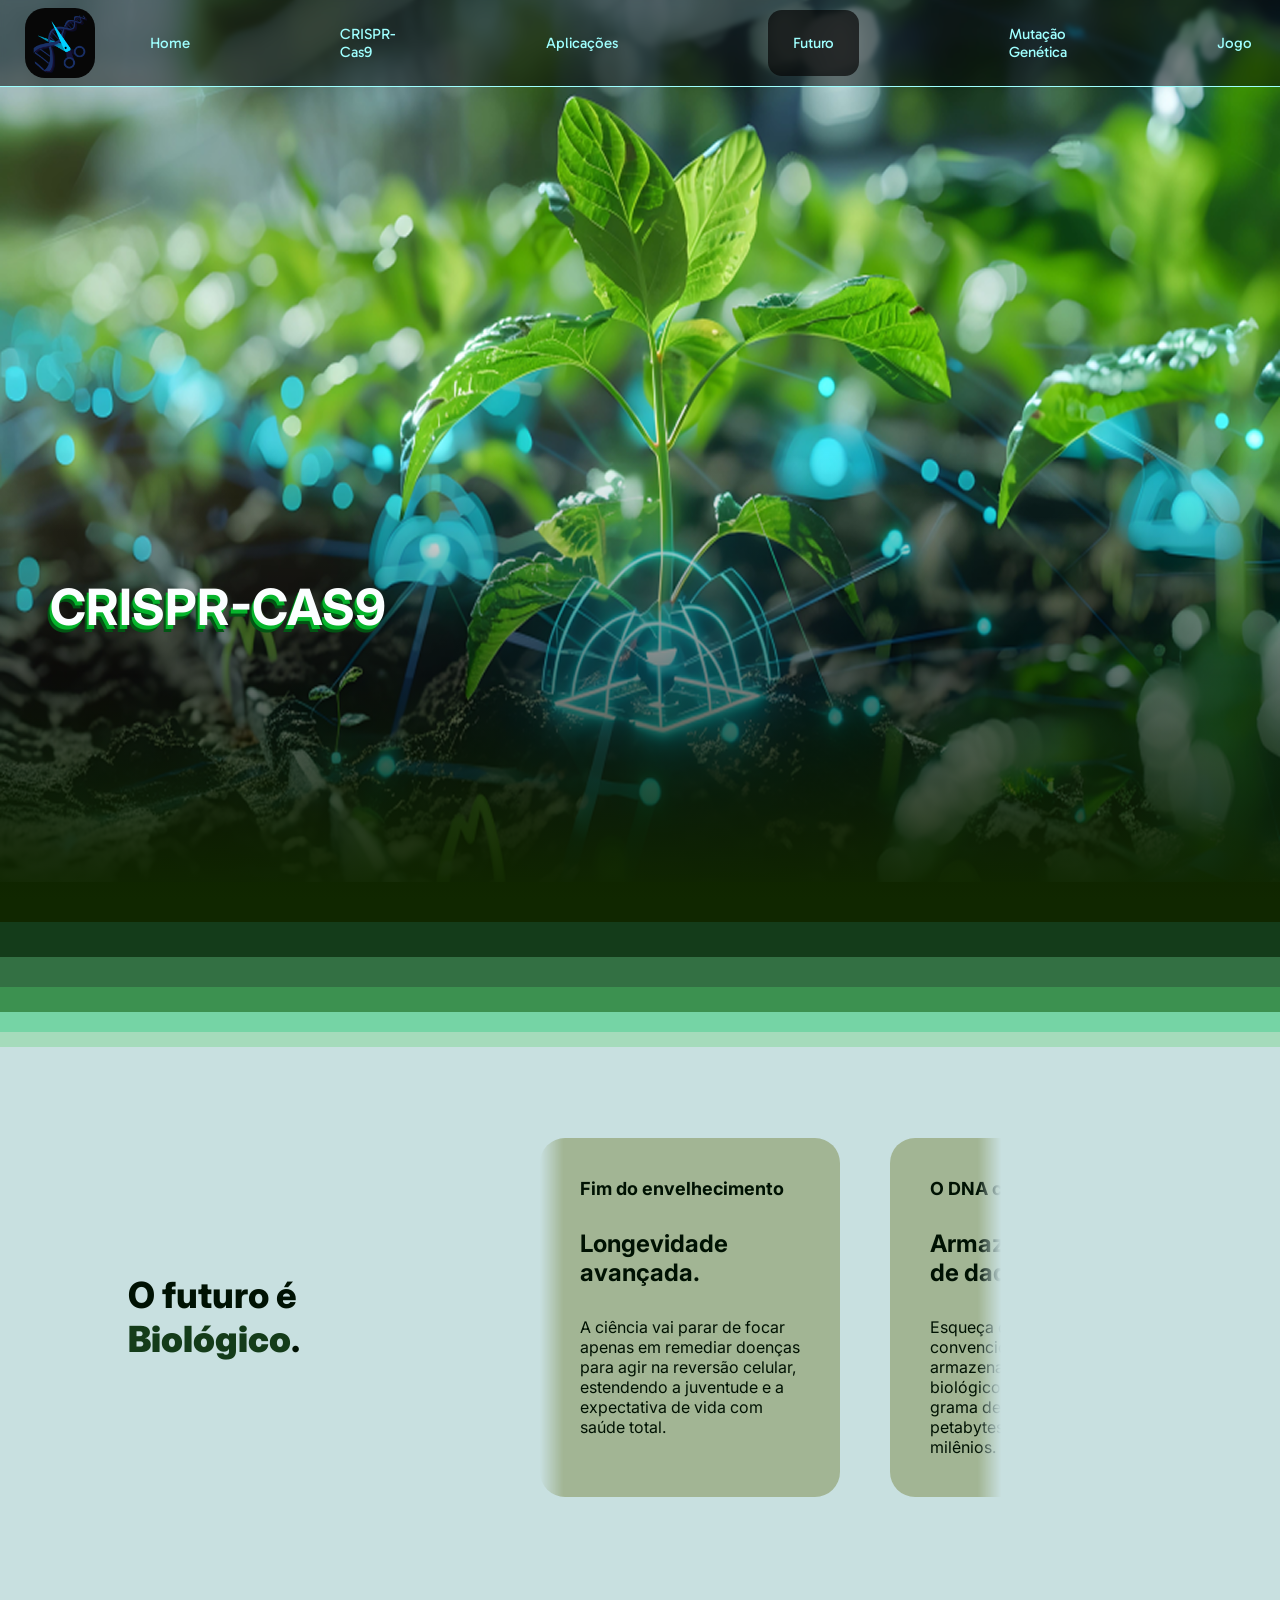
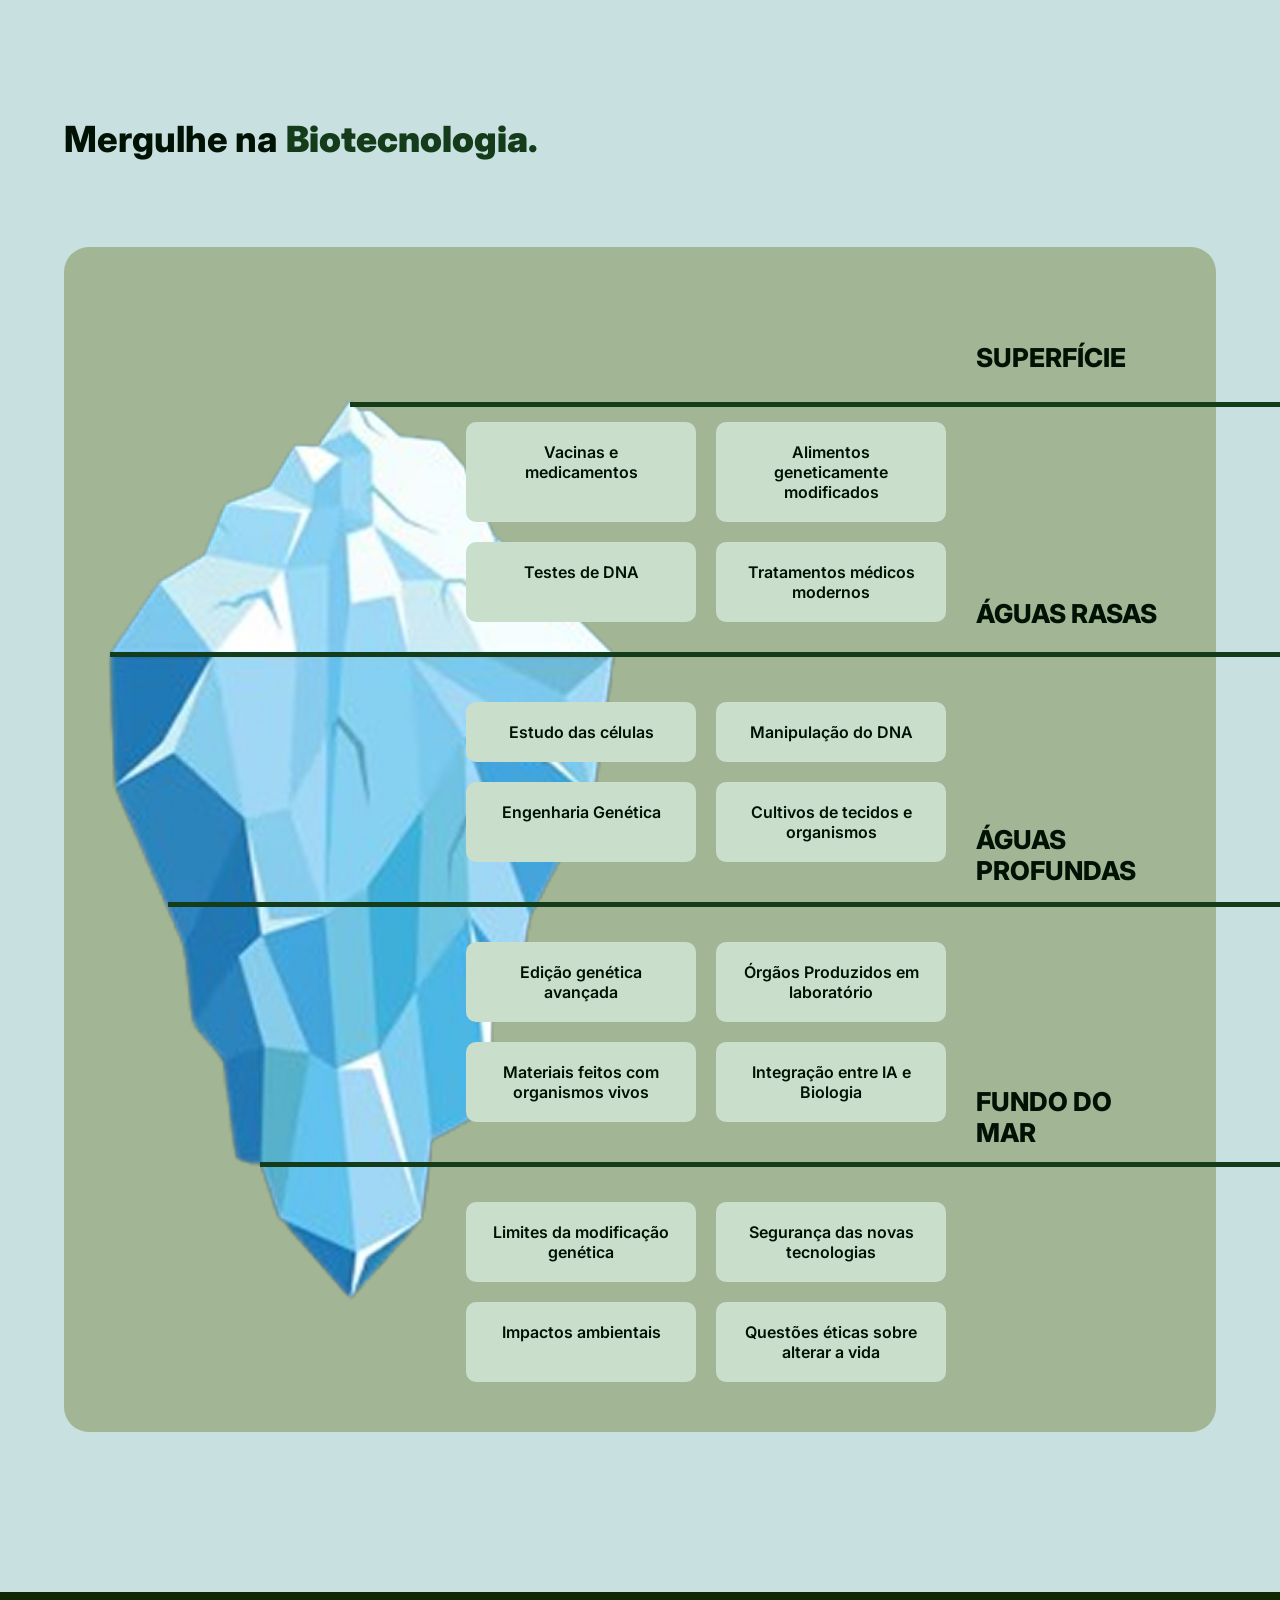
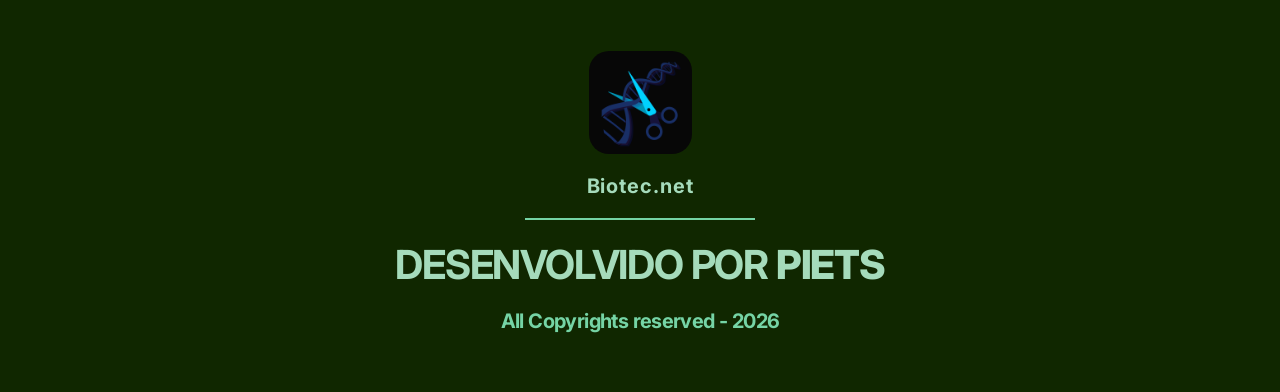
<file: futuro.html>
<!DOCTYPE html>
<html lang="pt-br">

<head>
    <meta charset="UTF-8">
    <meta name="viewport" content="width=device-width, initial-scale=1.0">
    <link rel="stylesheet" href="nav.css">
    <link rel="stylesheet" href="futuro.css">
    <link rel="preconnect" href="https://fonts.googleapis.com">
    <link rel="preconnect" href="https://fonts.gstatic.com" crossorigin>
    <link href="https://fonts.googleapis.com/css2?family=Gabarito:wght@400..900&display=swap" rel="stylesheet">
    <link rel="preconnect" href="https://fonts.googleapis.com" />
    <link rel="preconnect" href="https://fonts.gstatic.com" crossorigin />
    <link
        href="https://fonts.googleapis.com/css2?family=Inter:ital,opsz,wght@0,14..32,100..900;1,14..32,100..900&display=swap"
        rel="stylesheet" />
    <script src="script.js" defer></script>
    <title>Futuro - Piets</title>
    <link rel="icon" href="Assets/Logo BIOTEC PIETS.png" type="image/x-icon">
</head>

<body>
    <header class="nav">
        <div class="nav-textos">
            <a href="index.html"><img src="Assets/Logo BIOTEC PIETS.png" alt="Logo da empresa BIOTEC - PIETS"></a>
            <a href="index.html" id="home-nav">Home</a>
            <div class="linha-vertical"></div>
            <a href="crispr-cas9.html">CRISPR-Cas9</a>
            <a href="aplicações.html">Aplicações</a>
            <a href="futuro.html" class="link-selecionado1">Futuro</a>
            <a href="mutação_genética.html">Mutação Genética</a>
            <a href="jogo.html">Jogo</a>
            <div class="linha-vertical"></div>
            <a class="fodase">Login</a>
            <a class="fodase" href="cadastro.html" id="botao-cadastro">Cadastre-se</a>
        </div>
    </header>

    <section id="bg-e-degrades">
        <img src="Assets/Futuro BG.png" alt="Imagem Fictícia de uma Planta sendo sustentada pela Tecnologia"
            id="background-futuro">
            <div id="titu">
                <div id="titulo">
                <p>CRISPR-CAS9</p>
            </div>
            <div id="titulo1">
                <p>CRISPR-CAS9</p>
            </div>
            <div id="titulo2">
                <p>CRISPR-CAS9</p>
            </div>
            </div>
        <div id="degrade-para-os-degrades"></div>
        <div id="degrades">
            <div id="degrade-1"></div>
            <div id="degrade-2"></div>
            <div id="degrade-3"></div>
            <div id="degrade-4"></div>
            <div id="degrade-5"></div>
            <div id="degrade-6"></div>
        </div>
    </section>
    <main>
        <section id="titulo-e-carrossel">
            <div id="futuro-biológico">
                <h2>
                    O futuro é <br> <strong>Biológico</strong>.
                </h2>
            </div>
            <div id="container-carrossel">
                <div id="carrossel">
                    <div class="card">
                        <h4>Fim do envelhecimento</h4>
                        <h3>Longevidade avançada.</h3>
                        <p>A ciência vai parar de focar apenas em remediar doenças para agir na reversão celular,
                            estendendo
                            a juventude e a expectativa de vida com saúde total.</p>
                    </div>
                    <div class="card">
                        <h4>O DNA como HD</h4>
                        <h3>Armazenamento de dados.</h3>
                        <p>Esqueça os servidores convencionais. O futuro do armazenamento de dados é biológico, onde um
                            único grama de DNA pode guardar petabytes de informação por milênios.</p>
                    </div>
                    <div class="card">
                        <h4>Bioimpressão 3D</h4>
                        <h3>Órgãos sob demanda.</h3>
                        <p>A bioimpressão 3D vai zerar as filas de transplante. Tecidos e órgãos inteiros serão
                            cultivados a
                            partir das suas próprias células, eliminando qualquer risco de rejeição.</p>
                    </div>
                    <div class="card">
                        <h4>Materiais vivos</h4>
                        <h3>Engenharia de materiais.</h3>
                        <p>A engenharia do futuro usará organismos programados no nível molecular para criar materiais
                            sustentáveis e despoluir o meio ambiente.</p>
                    </div>
                </div>
            </div>
        </section>
        <section id="iceberg-section">
            <div>
                <h2 id="Mergulhe">Mergulhe na <strong> Biotecnologia.</strong></h2>
            </div>
            <div id="iceberg">
                <div>
                    <img id="iceberg-imagem" src="Assets/ICEBERG.png"
                        alt="Imagem de um ICEBERG demonstrando as profundidades da Biotecnologia">
                </div>
                <div>
                    <div id="primeira-divisao" class="divisao-iceberg"></div>
                </div>

                <div id="conteudos">
                    <div class="conteudo-iceberg">
                        <div class="blocos-texto-iceberg">Vacinas e medicamentos</div>
                        <div class="blocos-texto-iceberg">Alimentos geneticamente modificados</div>
                        <div class="blocos-texto-iceberg">Testes de DNA</div>
                        <div class="blocos-texto-iceberg">Tratamentos médicos modernos</div>
                    </div>

                    <div>
                        <div id="segunda-divisao" class="divisao-iceberg"></div>
                    </div>
                    <div id="segunda-divisao" class="conteudo-iceberg">
                        <div class="blocos-texto-iceberg">Estudo das células</div>
                        <div class="blocos-texto-iceberg">Manipulação do DNA</div>
                        <div class="blocos-texto-iceberg">Engenharia Genética</div>
                        <div class="blocos-texto-iceberg">Cultivos de tecidos e organismos</div>
                    </div>

                    <div>
                        <div id="terceira-divisao"class="divisao-iceberg"></div>
                    </div>
                    <div class="conteudo-iceberg">
                        <div class="blocos-texto-iceberg">Edição genética avançada</div>
                        <div class="blocos-texto-iceberg">Órgãos Produzidos em laboratório</div>
                        <div class="blocos-texto-iceberg">Materiais feitos com organismos vivos</div>
                        <div class="blocos-texto-iceberg">Integração entre IA e Biologia</div>
                    </div>

                    <div>
                        <div id="quarta-divisao" class="divisao-iceberg"></div>
                    </div>
                    <div class="conteudo-iceberg">
                        <div class="blocos-texto-iceberg">Limites da modificação genética</div>
                        <div class="blocos-texto-iceberg">Segurança das novas tecnologias</div>
                        <div class="blocos-texto-iceberg">Impactos ambientais</div>
                        <div class="blocos-texto-iceberg">Questões éticas sobre alterar a vida</div>
                    </div>
                </div>

                <div id="camadas">
                    <h3 id="spf">SUPERFÍCIE</h3>
                    <h3 id="agr">ÁGUAS RASAS</h3>
                    <h3 id="agp">ÁGUAS PROFUNDAS</h3>
                    <h3 id="fnd">FUNDO DO MAR</h3>
                </div>
            </div>
        </section>

        <footer>
            <div id="div-footer">
                <img id="img-footer" src="./Assets/Logo BIOTEC PIETS.png" alt="">

                <p id="p1-footer">Biotec.net</p>

                <div id="linha-footer"></div>

                <p id="p2-footer">DESENVOLVIDO POR <strong>PIETS</strong></p>

                <p id="p3-footer">All Copyrights reserved - 2026</p>
            </div>
        </footer>
    </main>

</body>

</html>
</file>
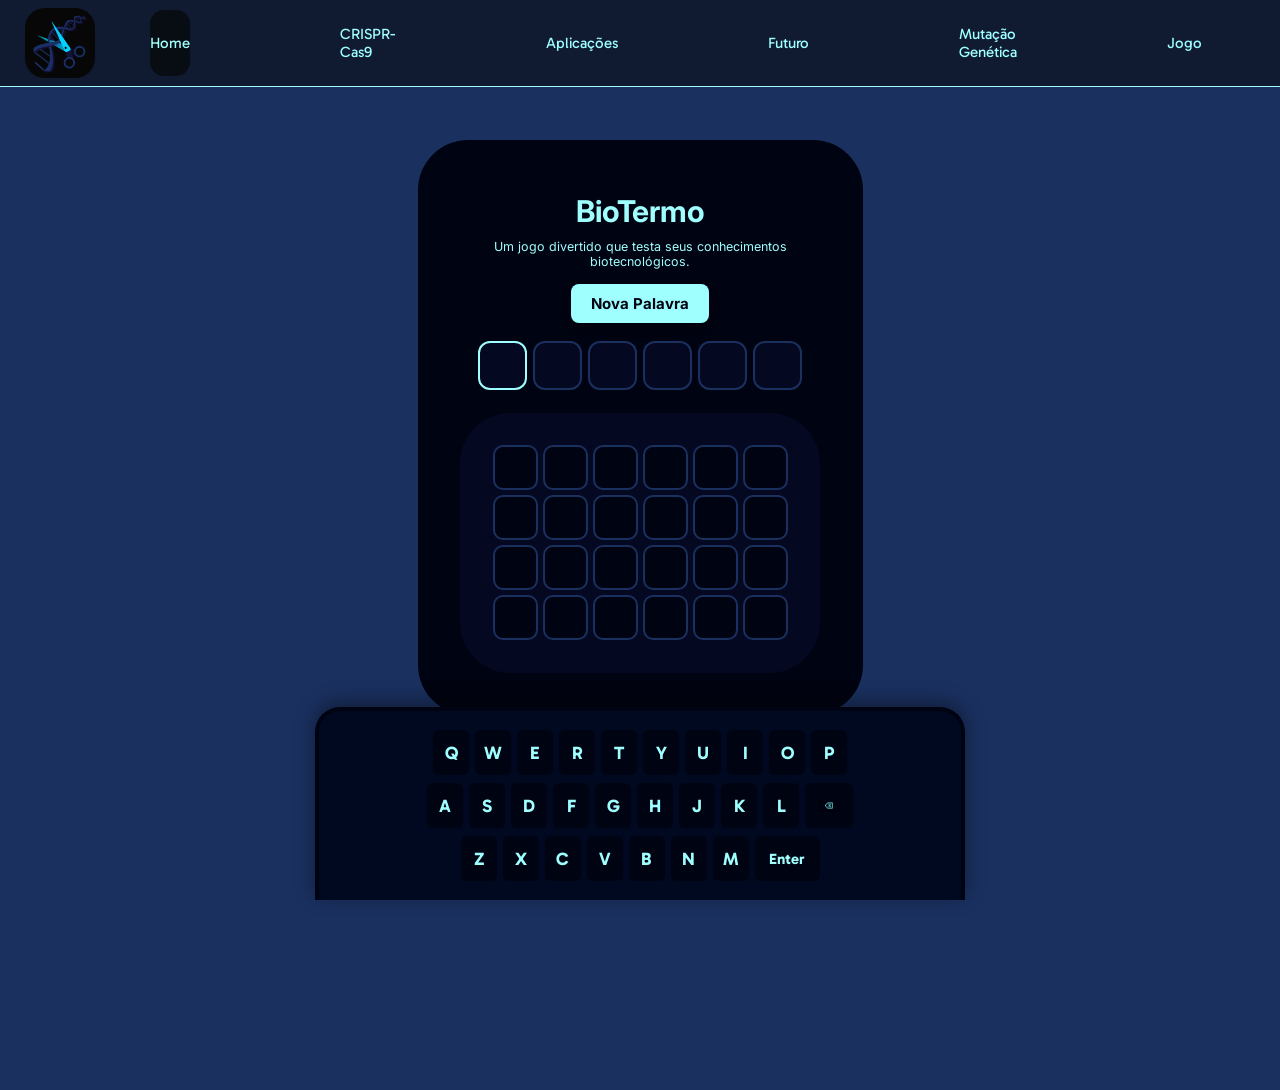
<file: jogo.html>
<!DOCTYPE html>
<html lang="pt-br">

<head>
    <meta charset="UTF-8">
    <meta name="viewport" content="width=device-width, initial-scale=1.0">
    <link rel="stylesheet" href="nav.css">
    <link rel="stylesheet" href="jogo.css">
    <link rel="preconnect" href="https://fonts.googleapis.com">
    <link rel="preconnect" href="https://fonts.gstatic.com" crossorigin>
    <link href="https://fonts.googleapis.com/css2?family=Gabarito:wght@400..900&display=swap" rel="stylesheet">
    <link href="https://fonts.googleapis.com/css2?family=Inter:wght@100..900&display=swap" rel="stylesheet">
    <script src="jogo.js" defer></script>
    <title>BioTermo - Piets</title>
    <link rel="icon" href="Assets/Logo BIOTEC PIETS.png" type="image/x-icon">
</head>

<body>
    <header class="nav">
        <div class="nav-textos">
            <a href="index.html"><img src="Assets/Logo BIOTEC PIETS.png" alt="Logo da empresa BIOTEC - PIETS"></a>
            <a href="index.html" id="home-nav" class="link-selecionado1">Home</a>
            <div class="linha-vertical"></div>
            <a href="crispr-cas9.html">CRISPR-Cas9</a>
            <a href="aplicações.html">Aplicações</a>
            <a href="futuro.html">Futuro</a>
            <a href="mutação_genética.html">Mutação Genética</a>
            <a href="jogo.html">Jogo</a>
            <div class="linha-vertical"></div>
            <a class="fodase">Login</a>
            <a class="fodase" href="cadastro.html" id="botao-cadastro">Cadastre-se</a>
        </div>
    </header>

    <section class="termo">
        <div class="container-termo">
            <div id="termo-texto">
                <h1>BioTermo</h1>
                <p>Um jogo divertido que testa seus conhecimentos biotecnológicos.</p>
                <button id="btn-reset" type="button">Nova Palavra </button>
            </div>

            <div id="Fileira-Inputs">
                <input type="text" class="input-termo" id="FRC1" maxlength="1" autocomplete="off">
                <input type="text" class="input-termo" id="FRC2" maxlength="1" autocomplete="off">
                <input type="text" class="input-termo" id="FRC3" maxlength="1" autocomplete="off">
                <input type="text" class="input-termo" id="FRC4" maxlength="1" autocomplete="off">
                <input type="text" class="input-termo" id="FRC5" maxlength="1" autocomplete="off">
                <input type="text" class="input-termo" id="FRC6" maxlength="1" autocomplete="off">
            </div>

            <div class="container-termo" id="container-letras">
                <div id="Fileira-1">
                    <div class="textos-container"><p id="F1C1"></p></div>
                    <div class="textos-container"><p id="F1C2"></p></div>
                    <div class="textos-container"><p id="F1C3"></p></div>
                    <div class="textos-container"><p id="F1C4"></p></div>
                    <div class="textos-container"><p id="F1C5"></p></div>
                    <div class="textos-container"><p id="F1C6"></p></div>
                </div>
                <div id="Fileira-2">
                    <div class="textos-container"><p id="F2C1"></p></div>
                    <div class="textos-container"><p id="F2C2"></p></div>
                    <div class="textos-container"><p id="F2C3"></p></div>
                    <div class="textos-container"><p id="F2C4"></p></div>
                    <div class="textos-container"><p id="F2C5"></p></div>
                    <div class="textos-container"><p id="F2C6"></p></div>
                </div>
                <div id="Fileira-3">
                    <div class="textos-container"><p id="F3C1"></p></div>
                    <div class="textos-container"><p id="F3C2"></p></div>
                    <div class="textos-container"><p id="F3C3"></p></div>
                    <div class="textos-container"><p id="F3C4"></p></div>
                    <div class="textos-container"><p id="F3C5"></p></div>
                    <div class="textos-container"><p id="F3C6"></p></div>
                </div>
                <div id="Fileira-4">
                    <div class="textos-container"><p id="F4C1"></p></div>
                    <div class="textos-container"><p id="F4C2"></p></div>
                    <div class="textos-container"><p id="F4C3"></p></div>
                    <div class="textos-container"><p id="F4C4"></p></div>
                    <div class="textos-container"><p id="F4C5"></p></div>
                    <div class="textos-container"><p id="F4C6"></p></div>
                </div>
            </div>
        </div>
    </section>

    <section class="keyboard">
        <div id="keyboard">
            <div id="Fileira-1-keyboard">
                <button class="keys" id="Button-Q">Q</button>
                <button class="keys" id="Button-W">W</button>
                <button class="keys" id="Button-E">E</button>
                <button class="keys" id="Button-R">R</button>
                <button class="keys" id="Button-T">T</button>
                <button class="keys" id="Button-Y">Y</button>
                <button class="keys" id="Button-U">U</button>
                <button class="keys" id="Button-I">I</button>
                <button class="keys" id="Button-O">O</button>
                <button class="keys" id="Button-P">P</button>
            </div>
            <div id="Fileira-2-keyboard">
                <button class="keys" id="Button-A">A</button>
                <button class="keys" id="Button-S">S</button>
                <button class="keys" id="Button-D">D</button>
                <button class="keys" id="Button-F">F</button>
                <button class="keys" id="Button-G">G</button>
                <button class="keys" id="Button-H">H</button>
                <button class="keys" id="Button-J">J</button>
                <button class="keys" id="Button-K">K</button>
                <button class="keys" id="Button-L">L</button>
                <button id="Delete"><img src="Assets/Backspace IMG jogo.jpeg" alt="Deletar última letra" id="Backspace-img"></button>
            </div>
            <div id="Fileira-3-keyboard">
                <button class="keys" id="Button-Z">Z</button>
                <button class="keys" id="Button-X">X</button>
                <button class="keys" id="Button-C">C</button>
                <button class="keys" id="Button-V">V</button>
                <button class="keys" id="Button-B">B</button>
                <button class="keys" id="Button-N">N</button>
                <button class="keys" id="Button-M">M</button>
                <button class="keys" id="Enter">Enter</button>
            </div>
        </div>
    </section>
</body>

</html>
</file>
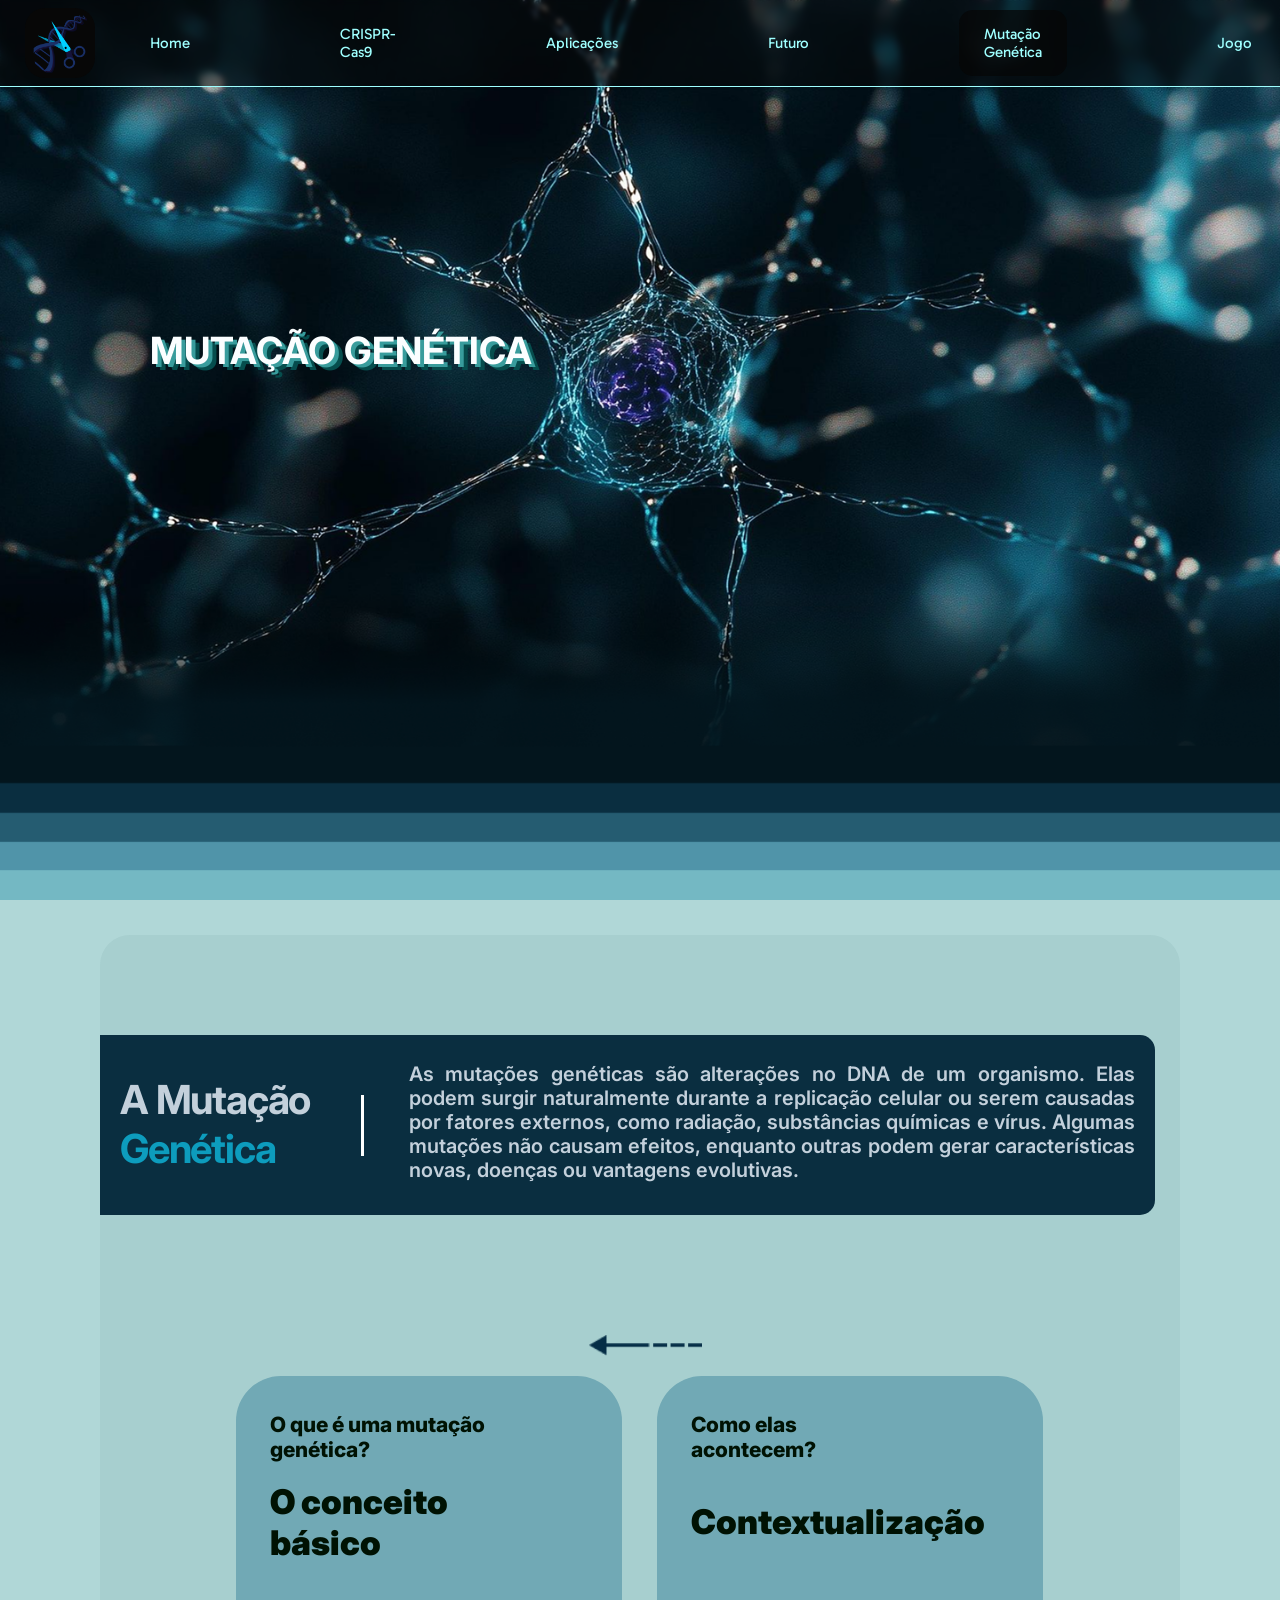
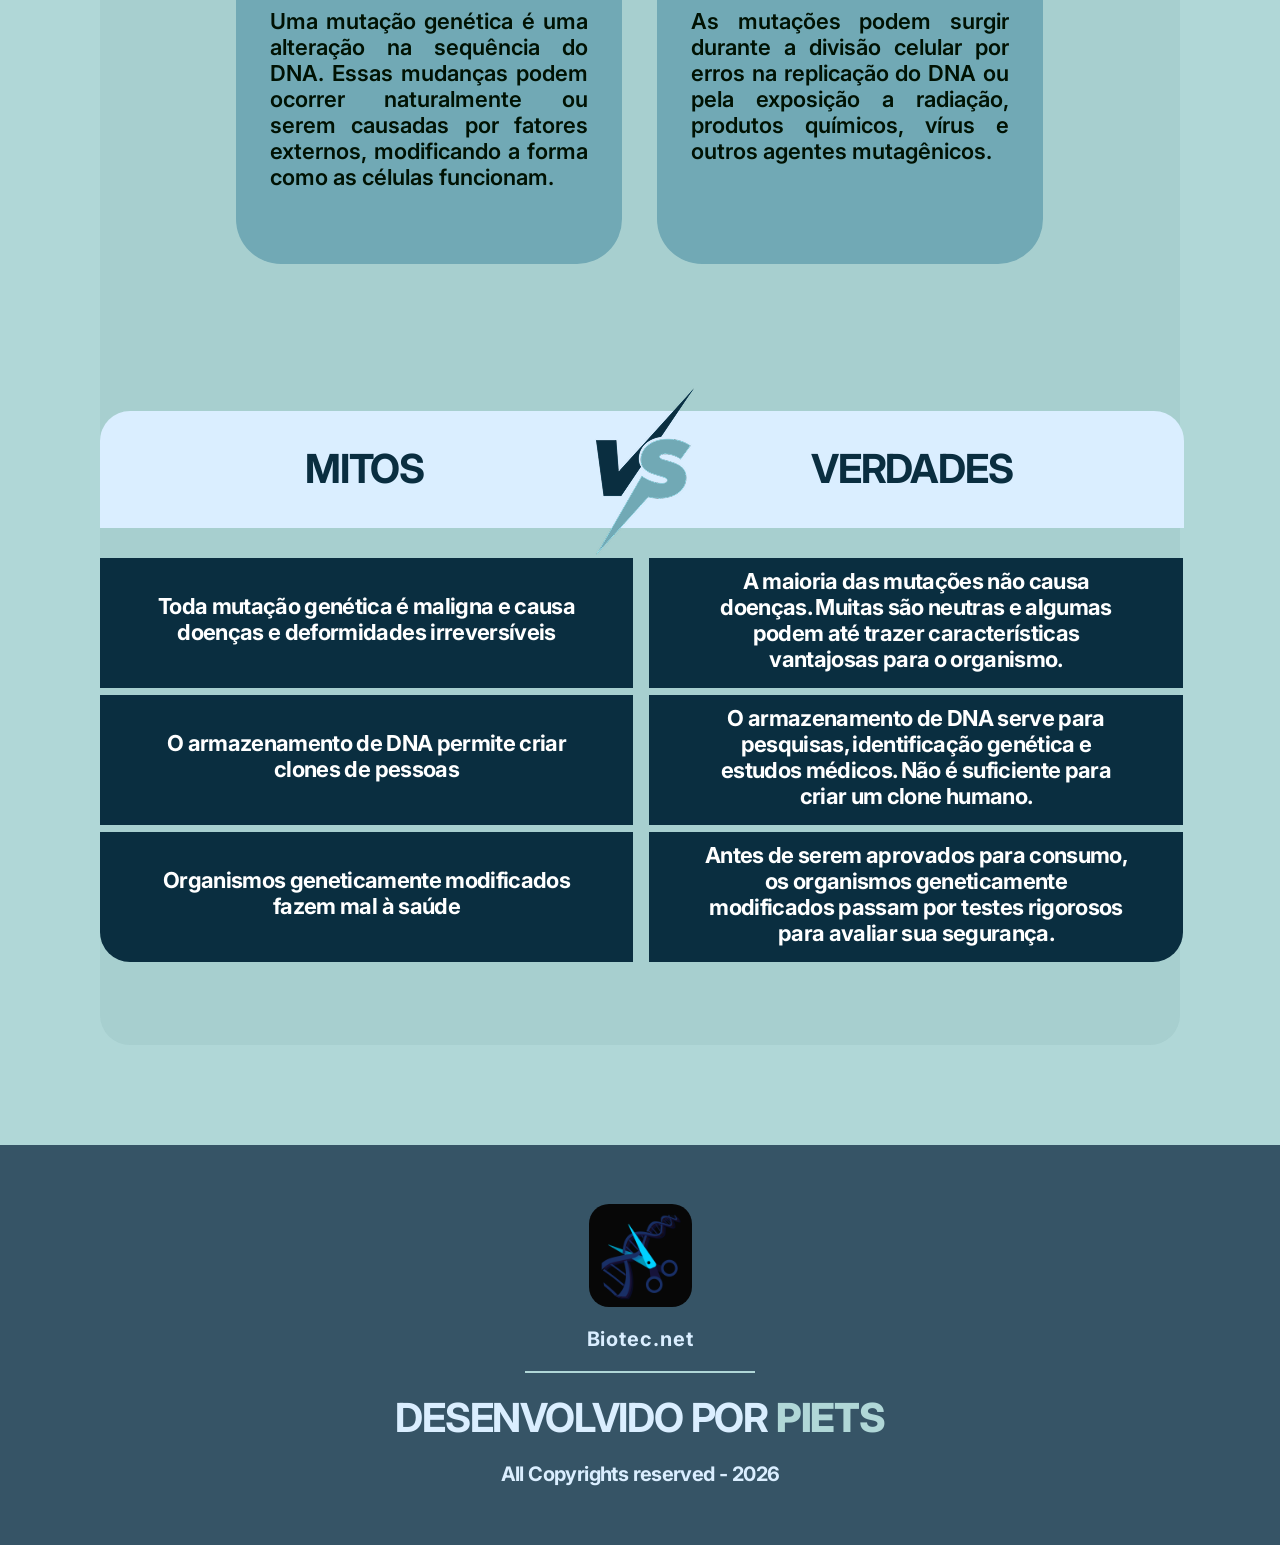
<file: mutação_genética.html>
<!doctype html>
<html lang="pt-br">

<head>
  <meta charset="UTF-8" />
  <meta name="viewport" content="width=device-width, initial-scale=1.0" />
  <title>CRISPR-Cas9</title>
  <link rel="stylesheet" href="nav.css" />
  <link rel="stylesheet" href="mutação_genética.css" />
  <link rel="preconnect" href="https://fonts.googleapis.com" />
  <link rel="preconnect" href="https://fonts.gstatic.com" crossorigin />
  <link
    href="https://fonts.googleapis.com/css2?family=Inter:ital,opsz,wght@0,14..32,100..900;1,14..32,100..900&display=swap"
    rel="stylesheet" />
  <link rel="preconnect" href="https://fonts.googleapis.com" />
  <link rel="preconnect" href="https://fonts.gstatic.com" crossorigin />
  <link href="https://fonts.googleapis.com/css2?family=Gabarito:wght@400..900&display=swap" rel="stylesheet" />
  <link rel="icon" href="Assets/Logo BIOTEC PIETS.png" type="image/x-icon">
</head>

<body>
  <header class="nav">
    <div class="nav-textos">
      <a href="index.html"><img src="Assets/Logo BIOTEC PIETS.png" alt="Logo da empresa BIOTEC - PIETS" /></a>
      <a href="index.html" id="home-nav">Home</a>
      <div class="linha-vertical"></div>
      <a href="crispr-cas9.html">CRISPR-Cas9</a>
      <a href="aplicações.html">Aplicações</a>
      <a href="futuro.html">Futuro</a>
      <a href="mutação_genética.html" class="link-selecionado1">Mutação Genética</a>
      <a href="jogo.html">Jogo</a>
      <div class="linha-vertical"></div>
      <a class="fodase">Login</a>
      <a class="fodase" href="cadastro.html" id="botao-cadastro">Cadastre-se</a>
    </div>
  </header>

  <section id="crispBG">
      <img src="./Assets/mutacaobg.png" alt="" />
    <div id="titulo">
      <p>MUTAÇÃO GENÉTICA</p>
    </div>
    <div id="titulo1">
      <p>MUTAÇÃO GENÉTICA</p>
    </div>
    <div id="titulo2">
      <p>MUTAÇÃO GENÉTICA</p>
    </div>
  </section>

  <div id="bg-primary">
    <main id="bg-secondary">
       
        <section id="a-mutacao">
            <div id="balao-mutacao">
                <h1>A Mutação <strong>Genética</strong></h1>
                
                <div id="linha-vertical"></div>

                <p>As mutações genéticas são alterações no DNA de um organismo. Elas podem surgir naturalmente durante a replicação celular ou serem causadas por fatores externos, como radiação, substâncias químicas e vírus. Algumas mutações não causam efeitos, enquanto outras podem gerar características novas, doenças ou vantagens evolutivas.</p>
            </div>
        </section>
        
        <section class="cards-exemplos">
            <div id="seta-carrossel">
                <img src="Assets/Seta Azul para carrossel.png" alt="Seta para a direita indicando o fluxo do Carrossel">
            </div>
            <div class="cards-container">
                <div class="card-exemplo">
                    <h1>O que é uma mutação genética?</h1>

                    <h2>O conceito <br> básico</h2>

                    <p>Uma mutação genética é uma alteração na sequência do DNA. Essas mudanças podem ocorrer naturalmente ou serem causadas por fatores externos, modificando a forma como as células funcionam.</p>
                </div>

                <div class="card-exemplo">
                    <h1>Como elas <br>acontecem?</h1>
                    
                    <h2 id="contex">Contextualização</h2>
                    
                    <p>As mutações podem surgir durante a divisão celular por erros na replicação do DNA ou pela exposição a radiação, produtos químicos, vírus e outros agentes mutagênicos.</p>
                </div>

                <div class="card-exemplo">
                    <h1>Efeitos das mutações</h1>
                    
                    <h2>Benignos ou <br>malignos?</h2>

                    <p>Nem toda mutação é prejudicial. Algumas não causam efeito algum, outras podem provocar doenças genéticas e algumas oferecem vantagens que ajudam na adaptação e sobrevivência dos organismos.</p>
                </div>

                <div class="card-exemplo">
                    <h1>Importância para a evolução</h1>
                    
                    <h2 id="contex">Impactos futuros</h2>

                    <p>As mutações são responsáveis pela variabilidade genética das espécies. Sem elas, não haveria diversidade biológica nem evolução, pois são a fonte de novas características ao longo das gerações.</p>
                </div>

            </div>
        </section>

        <section id="verdadeiro">
            <div id="vs-grid">           
                    <div id="vs">
                    <h1>MITOS</h1>
                    <img src="./Assets/VS (Mitos vs Verdades).png" alt="Versus sinal">
                    <h2>VERDADES</h2>
                    </div>

                    <div id="mt1"><p> Toda mutação genética é maligna e causa doenças e deformidades irreversíveis</p></div>
                    <div id="vd1"><p> A maioria das mutações não causa doenças. Muitas são neutras e algumas podem até trazer características vantajosas para o organismo.</p></div>
                    <div id="mt2"><p> O armazenamento de DNA permite criar clones de pessoas</p></div>
                    <div id="vd2"><p> O armazenamento de DNA serve para pesquisas, identificação genética e estudos médicos. Não é suficiente para criar um clone humano.</p></div>
                    <div id="mt3"><p> Organismos geneticamente modificados fazem mal à saúde</p></div>
                    <div id="vd3"><p> Antes de serem aprovados para consumo, os organismos geneticamente modificados passam por testes rigorosos para avaliar sua segurança.</p></div>
            </div>
        </section>
    </main>

    <footer>
      <div id="div-footer">
        <img id="img-footer" src="./Assets/Logo BIOTEC PIETS.png" alt="" />

        <p id="p1-footer">Biotec.net</p>

        <div id="linha-footer"></div>

        <p id="p2-footer">DESENVOLVIDO POR <strong>PIETS</strong></p>

        <p id="p3-footer">All Copyrights reserved - 2026</p>
      </div>
    </footer>
  </div>
</body>

</html>
</file>
<file: nav.css>
:root {
    --Azul-700: #9FFFFF;
    --background-nav: rgba(7, 7, 7, 0.50);
    --preto: #000000;
    --link-selecionado: rgba(7, 7, 7, 0.7);
}

.nav {
    .nav-textos {
        top: 0;
        width: 100vw;
        position: fixed;
        display: flex;
        background-color: var(--background-nav);
        backdrop-filter: blur(0.25rem);
        height: 8.7rem;
        border-bottom: 0.15rem solid var(--Azul-700);
        z-index: 9999;
    }

    .nav-textos > a > img {
        border-radius: 2rem;
        width: 7rem;
        display: flex;
        justify-content: center;
        align-items: center;
        margin-left: -5rem;
    }

    a {
        color: var(--Azul-700);
        font-family: Gabarito;
        font-weight: 400;
        font-size: 1.5rem;
        text-decoration: none;
        justify-content: center;
        align-items: center;
        display: flex;
        margin-inline: 7.5rem;
    }

    #home-nav {
        margin-inline: -2rem 5rem;
    }

    .linha-vertical {
        margin: 2.5rem 1rem 1.5rem 1.5rem;
        width: 0.1rem;
        height: 3.4rem;
        background-color: var(--Azul-700);
    }

    #botao-cadastro {
        color: var(--Preto);
        font-weight: 500;
        background-color: var(--Azul-700);
        border-radius: 5rem;
        width: 20rem;
        margin-block: 1.25rem;
        margin-inline: 0rem 2rem;

        /* Alinhando */
        display: flex;
        align-items: center;
        justify-content: center;
    }
    .link-selecionado {
    background-color: var(--link-selecionado);
    width: fit-content;
    height: fit-content;
    padding: 2.5rem;
    border-radius: 1.4rem;
    margin-top: 1rem;
}
}
</file>
<file: index.css>
* {
    margin: 0;
    padding: 0;
    box-sizing: border-box;
    font-size: 62.5%;
}
body::-webkit-scrollbar {
  display: none;
}

:root {
    --bg-blue: #6696A1;
    --Azul-700: #9FFFFF;
    --background-nav: rgba(7, 7, 7, 0.50);
    --Preto: #000000;
    --meio-preto: rgba(0, 0, 0, 0.5);
    --link-selecionado: rgba(7, 7, 7, 0.7);
    --branco: #FFFFFF;
    --azul-biotecnologia: rgba(51, 155, 229, 1);
    --roxo-biotecnologia: rgba(21, 3, 58, 1);
    --transparente: rgba(0, 0, 0, 0);
    --Azul-esverdeado-100: rgba(0, 7, 10, 1);
    --Azul-100: rgba(1, 6, 9, 1);
    --Azul-200: rgba(6, 22, 32, 1);
    --Azul-300: rgba(9, 38, 56, 1);
    --Azul-400: rgba(33, 80, 109, 1);
    --Azul-500: rgba(61, 111, 142, 1);
    --Azul-600: rgba(85, 141, 162, 1);
    --barriguinha-do-timino: rgba(217, 217, 217, 1);
}

body {
    min-width: 100vw;
    /*largura é a largura da tela*/
    background-color: var(--bg-blue);
    font-family: Inter;
}

section {
    min-height: 100vh;
    /*cada section terá a altura de uma tela pq ai fica responsivo*/
    width: 100vw;
    /*largura de 80% da tela pra nao ficar tao no canto as coisas*/
    display: flex;
}

#home-bg-img {
    width: 100vw;
    height: 100vh;
    display: flex;
    position: absolute;
    z-index: 0;
}

#titulo-principal-home {
    font-size: 8rem;
    font-weight: 700;
    position: absolute;

    #biotecnologia-branco {
        margin: 30rem 13rem;
        color: var(--branco);
        position: absolute;
        z-index: 3;
    }

    #biotecnologia-azul {
        margin: 30.3rem 13.3rem;
        color: var(--azul-biotecnologia);
        position: absolute;
        z-index: 2;
    }

    #biotecnologia-roxo {
        margin: 30.6rem 13.6rem;
        color: var(--roxo-biotecnologia);
        position: absolute;
        z-index: 1;
    }
}

#degrade-para-carrossel {
    background: linear-gradient(to top, var(--Preto), var(--meio-preto), var(--transparente));
    width: 100vw;
    height: 50vh;
    margin-top: 50vh;
    position: absolute;
}

.home {
    background-color: var(--Preto);
    width: 100vw;
    height: calc(100vh - 12rem);
    display: flex;
    justify-content: center;
    align-items: center;
    flex-direction: column;

    h2 {
        color: var(--branco);
        font-weight: 800;
        font-size: 3rem;
        margin-top: 5rem;
        margin-bottom: 15rem;
        text-align: center;
        justify-content: center;
        display: flex;
    }

    .conteudo-carrossel-encontrara {
        display: flex;
        flex-direction: row;
        align-items: center;
        justify-content: center;
        gap: 15rem;
    }

    .card-encontrara {
        h3 {
            font-size: 3rem;
            margin-bottom: 2rem;
        }

        background-color: var(--Azul-esverdeado-100);
        width: 77.5rem;
        height: 35rem;
        padding: 5rem;
        border-radius: 2.8rem;
        color: var(--Azul-700);
        font-size: 3rem;
        border: 0.1rem solid var(--Azul-700);
    }

    #seta-esquerda {
        border-radius: 100rem;
        width: 10rem;
        height: 10rem;
        background-color: var(--Preto);
        border: none;
        transition: background-color 0.25s ease-in-out;
    }

    #seta-esquerda:hover {
        cursor: pointer;
        background-color: var(--Azul-esverdeado-100);
    }

    #seta-direita {
        border-radius: 100rem;
        width: 10rem;
        height: 10rem;
        background-color: var(--Preto);
        border: none;
        transition: background-color 0.25s ease-in-out;
    }

    #seta-direita:hover {
        cursor: pointer;
        background-color: var(--Azul-esverdeado-100);
    }
}

/* ANIMAÇÃO DOS DEGRADES */
@keyframes surgir {
    from {
        opacity: 0;
        transform: translateY(-10rem);
        /* Começa mais baixo e invisível */
    }

    to {
        opacity: 1;
        transform: translateY(0);
        /* Termina na posição normal e visível */
    }
}

#degrades-e-encontrara {
    flex-direction: column;
}

#degrade-home-1 {
    background-color: var(--Azul-100);
    width: 100vw;
    height: 4rem;
    animation: surgir linear both;
    animation-timeline: view();
    animation-range: 0% cover 20%;
}

#degrade-home-2 {
    background-color: var(--Azul-200);
    width: 100vw;
    height: 4rem;
    animation: surgir linear both;
    animation-timeline: view();
    animation-range: 0% cover 20%;
}

#degrade-home-3 {
    background-color: var(--Azul-300);
    width: 100vw;
    height: 4rem;
    animation: surgir linear both;
    animation-timeline: view();
    animation-range: 0% cover 20%;
}

#degrade-home-4 {
    background-color: var(--Azul-400);
    width: 100vw;
    height: 4rem;
    animation: surgir linear both;
    animation-timeline: view();
    animation-range: 0% cover 20%;
}

#degrade-home-5 {
    background-color: var(--Azul-500);
    width: 100vw;
    height: 4rem;
    animation: surgir linear both;
    animation-timeline: view();
    animation-range: 0% cover 20%;
}

#degrade-home-6 {
    background-color: var(--Azul-600);
    width: 100vw;
    height: 4rem;
    animation: surgir linear both;
    animation-timeline: view();
    animation-range: 0% cover 20%;
}

@keyframes surgirDNA{
    from {
        opacity: 0;
        transform: translateX(-20vw);
    }
    to {
        opacity: 1;
        transform: translateX(0);
    }
}
@keyframes surgirTimino {
    from {
        opacity: 0;
        transform: translateX(20vw)
    }
    to {
        opacity: 1;
        transform: translateX(0);
    }
}
.dna-timino-fala {
    display: flex;
    flex-direction: row;
}
#DNA-ilustracao {
    display: flex;
    margin-left: 7.5vw;
    margin-top: 2.5vh;
    z-index: 10;
    animation: surgirDNA linear;
    animation-timeline: view();
    animation-range: 0% cover 45%;
}
#trilha-de-aprendizagem {
    flex-direction: column;
    gap: 3rem;
}
#timino-e-sua-fala {
    display: flex;
    flex-direction: column;
    align-items: flex-end;
    justify-content: center;
    margin-left: auto;
    padding-right: 22.5vw;
    margin-top: 10rem;
    animation: surgirTimino linear;
    animation-timeline: view();
    animation-range: 0% cover 45%;
}

.timino-fala {
    clip-path: url(#custom-clip);
    background-color: var(--Azul-esverdeado-100);
    width: 50rem;
    height: 27.5rem;
    border: 0.1rem solid var(--Azul-700);
    color: var(--Azul-700);
    font-size: 4rem;
    font-weight: 500;
    padding: 4.5rem;
    flex-direction: column;
}

#timino {
    width: 100%;
    display: flex;
    transform: translate(40rem, -2.5rem);
}

.timino-fala>div {
    display: flex;
    flex-direction: row;

    #nome-timino {
        margin-top: 2rem;
        font-size: 1.5rem;
    }

    #timino-fala-botao {
        background-color: var(--Azul-600);
        color: var(--Azul-esverdeado-100);
        justify-content: flex-end;
        border: none;
        border-radius: 10rem;
        width: 10rem;
        height: 2rem;
        margin-left: 17rem;
        margin-top: 1.85rem;
        font-family: Inter;
        font-size: 1.5rem;
        font-weight: 600;
    }

    #timino-fala-botao:hover {
        cursor: pointer;
        outline: 0.2rem solid var(--Azul-700);
        transition: 0.25s;
    }
}

#trilha-de-aprendizado-carrossel {
    background-color: var(--Azul-200);
    height: 70vh;
    display: flex;
    flex-direction: row;
    width: 100%;
    gap: 10rem;
    padding: 2rem 5rem;
    overflow-x: auto;
    /* Habilita a rolagem horizontal */
    scroll-snap-type: x mandatory;
    /* Força o carrossel a travar no card ao rolar */
    scroll-behavior: smooth;
}

/* esconde a barra de rolagem visual */
#trilha-de-aprendizado-carrossel::-webkit-scrollbar {
    display: none;
}

.cards-trilha {
    margin-top: 2.5vh;
    flex-direction: column;
    flex: 0 0 40vw;
    display: flex;
    gap: 1.5rem;
    scroll-snap-align: center;
    /* Alinha o card exatamente no centro da tela */

    h4 {
        color: var(--Azul-700);
        background-color: var(--Azul-esverdeado-100);
        width: fit-content;
        font-size: 3rem;
        padding: 2rem;
        padding-bottom: 8.5rem;
        border-radius: 3rem;
        margin-bottom: -8.5rem;
    }

    a {
        position: relative;
        display: block;
        width: 100%;
        border-radius: 5rem;
        height: 40rem;
        overflow: hidden;
        border: 1rem solid var(--Azul-esverdeado-100);
        background-color: var(--Azul-esverdeado-100);
    }

    img {
        border-radius: 3rem;
        width: 100%;
        object-fit: cover;
    }

    a::after {
        content: "";
        position: absolute;
        top: 0;
        left: 0;
        width: 100%;
        height: 100%;
        background: linear-gradient(to top, var(--Preto), var(--transparente));
        pointer-events: none;
        transition: opacity 0.4s ease-in-out;
    }

    a:hover::after {
        opacity: 0;
    }
}
#seta-carrossel {
    position: absolute;
    margin-top: 170vh;
    margin-left: 47.5vw;
    display: flex;
    width: 5vw;
    background-color: var(--Azul-200);
}
footer {
    z-index: 0;

    #div-footer {
        background-color: var(--Azul-esverdeado-100);
        height: 40rem;
        min-width: 100vw;
        display: flex;
        align-items: center;
        justify-content: center;
        gap: 2rem;
        flex-direction: column;

        #img-footer {
            min-width: 10.3rem;
            height: 10.3rem;
            border-radius: 2rem;
        }

        #p1-footer {
            color: var(--Azul-600);
            font-family: Inter;
            font-size: 20px;
            font-style: normal;
            font-weight: 700;
            line-height: normal;
            letter-spacing: 0.9px;
        }

        #linha-footer {
            background-color: var(--Azul-500);
            height: 0.2rem;
            width: 23rem;
        }

        #p2-footer {
            color: var(--Azul-600);
            font-family: Inter;
            font-size: 40px;
            font-style: normal;
            font-weight: 700;
            line-height: normal;
            letter-spacing: -1.2px;

            strong {
                color: var(--Azul-700);
                font-family: Inter;
                font-size: 40px;
                font-style: normal;
                font-weight: 800;
                line-height: normal;
                letter-spacing: -1.2px;
            }
        }

        #p3-footer {
            color: var(--Azul-500);
            font-family: Inter;
            font-size: 20px;
            font-style: normal;
            font-weight: 700;
            line-height: normal;
            letter-spacing: -0.6px;
        }
    }
}

@media (max-width: 1700px) {
    .link-selecionado1 {
    background-color: var(--link-selecionado);
    width: 12.5rem;
    height: 6.6rem;
    border-radius: 1.4rem;
    margin-top: 1rem;
    
}

.fodase{
        display: none !important;
    }
}
</file>
<file: aplicações.css>
* {
    margin: 0;
    padding: 0;
    box-sizing: border-box;
    
}

body::-webkit-scrollbar {
  display: none;
  
}

:root {
    font-size: 62.5%;
    --azul-fundo: #87B3BD;
    --azul-escuro: #011C36;
    --azul-card: #052D46;
    --azul-destaque: #457A98;
    --texto-claro: #94CBD8;
}

html {
    background-color: var(--azul-fundo);
}

html, body {
    max-width: 100%;
    overflow-x: hidden;
}

.link-selecionado1 {
    background-color: var(--link-selecionado);
    width: fit-content;
    height: 6rem;
    padding: 2.5rem;
    border-radius: 1.4rem;
    margin-top: 1.25rem;
}
 

body {
    min-width: 100%;
    background-color: var(--azul-fundo);
    color: var(--azul-escuro);
    font-family: Inter, Arial, sans-serif;
    overflow-x: hidden;
}

.hero-aplicacoes {
    position: relative;
    width: 100%;
    height: 107.1rem;
    overflow: hidden;
    display: flex;
    justify-content: right;
    align-items: center;
     #titulo {
            color: #fbfeff;
            font-size: 6rem;
            font-style: normal;
            font-weight: 700;
            font-family: Inter;
            line-height: normal;
            margin-right: 10rem;
            
            position: absolute;
            z-index: 21;
        }
        #titulo1 {
            color: #05b4b4;
            font-size: 6rem;
            font-style: normal;
            font-weight: 700;
            font-family: Inter;
            line-height: normal;
            margin-right: 9.4rem;
            margin-top: 0.6rem;
            position: absolute;
            z-index: 20;
        }
        #titulo2 {
            color: #016363;
            font-size: 6rem;
            font-style: normal;
            font-weight: 700;
            font-family: Inter;
            line-height: normal;
            margin-right: 8.8rem;
            margin-top: 1.2rem;
            position: absolute;
            z-index: 19;
        }

        img{
            width: 100vw;
        }
   

    .filtro-hero {
        position: absolute;
        top: 0;
        left: 0;
        width: 100%;
        height: 100%;
        background: linear-gradient(to top,rgba(1, 28, 54, 1), rgba(0, 130, 252, 0));
    }
}

.faixas-transicao {
    width: 100%;
    div { width: 100%; height: 2.5rem; }
    div:nth-child(1) { height: 2,5rem; background-color: #011C36; }
    div:nth-child(2) { background-color: #052D46; }
    div:nth-child(3) { height: 2,5rem; background-color: #19547E; }
    div:nth-child(4) { height: 2,5rem; background-color: #3981BC; }
    div:nth-child(5) { height: 2,5rem; background-color: #4F8EB5; }
    div:nth-child(6) { background-color: #72A6C0; }
}

.classificacoes {
    min-height: 233.6rem;
    background-color: var(--azul-fundo);
    padding-top: 12.5rem;
}

.titulo-classificacoes {
    width: 56.3rem;
    min-height: 18.1rem;
    padding: 4.4rem 6.4rem;
    color: var(--texto-claro);
    background-color: var(--azul-escuro);
    border-radius: 0 1.5rem 1.5rem 0;

    h1 { font-size: 3.9rem; line-height: 1.05; font-weight: 700; }
    span { color: #4E9BC3; }
}

.linha-do-tempo {
    position: relative;
    width: calc(100% - 16rem);
    max-width: 124.8rem;
    margin: 14.8rem 0 0 17vw;
    padding-left: 8.3rem;

}

.linha-vertical-tempo {
    position: absolute;
    top: 2.8rem;
    bottom: 10.2rem;
    left: 5rem;
    width: 0.7rem;
    background-color: var(--azul-escuro);
}

.classificacao {
    position: relative;
    min-height: 28.3rem;

    .marcador {
        position: absolute;
        top: 0;
        left: -5.8rem;
        width: 5.5rem;
        height: 5.5rem;
        border: 0.5rem solid var(--azul-escuro);
        border-radius: 50%;
        z-index: 2;
    }

    h2 {
        display: inline-flex;
        align-items: center;
        min-height: 5.5rem;
        margin-left: 2.5rem;
        padding: 0.6rem 2.1rem 0.4rem;
        color: var(--texto-claro);
        background-color: var(--azul-escuro);
        border-radius: 1.5rem 1.5rem 0 0;
        font-size: 3.4rem;
        line-height: 1;
        font-weight: 600;
    }

    p {
        min-height: 15.3rem;
        margin-left: 2.5rem;
        padding: 3.1rem 3.6rem;
        color: var(--texto-claro);
        background-color: var(--azul-card);
        border-radius: 0 1rem 1rem 1rem;
        font-size: 2rem;
        line-height: 1.16;
        font-weight: 700;
        text-align: justify;
    }
}

.saude .marcador { background-color: #F52027; }
.agropecuaria .marcador { background-color: #079222; }
.industrial .marcador { background-color: #FFFFFF; }
.marinha .marcador { background-color: #210EA4; }
.nutricao .marcador { background-color: #E7DE00; }
.ambiental .marcador { background-color: #9D9D9D; }

.exemplos {
    height: 18rem;
    display: flex;
    align-items: center;
    justify-content: center;
    background-color: var(--azul-destaque);
    h2 { font-size: 4rem; font-weight: 800; color: var(--azul-escuro); }
}

.cards-exemplos {
    min-height: 121.5rem;
    padding: 21rem 4.2rem 18rem;
    background-color: var(--azul-fundo);
    display: flex;
    flex-direction: column;  
    #seta-carrossel {
        display: flex;
        flex-direction: column;
        width: 12.5vh;
        margin-left: 44vw;
        margin-bottom: 10vh;
    }
}

.cards-container {
    width: 100%;
    max-width: 72.5vw;
    margin: 0 auto;
    display: flex;
    flex-direction: row;
    gap: 3.5rem;
    overflow-x: auto;
    scroll-snap-type: x mandatory;
    scroll-behavior: smooth;
}

.card-exemplo {
    flex: 1;
    min-height: 78.8rem;
    padding: 3.6rem 3.4rem 4rem;
    color: var(--texto-claro);
    background-color: var(--azul-card);
    border-radius: 1.4rem;
    flex: 0 0 22.5vw;
    scroll-snap-align: center;

    img {
        display: block;
        width: 100%;
        height: auto;
        object-fit: cover;
        border-radius: 2rem;
    }

    p {
        margin-top: 3rem;
        font-size: 2rem;
        line-height: 1.12;
        font-weight: 700;
        text-align: left;
    }
}
.cards-container::-webkit-scrollbar{
    display: none;
}

footer {
    z-index: 0;

    #div-footer {
        background-color: var(--azul-destaque);
        height: 40rem;
        min-width: 100vw;
        display: flex;
        align-items: center;
        justify-content: center;
        gap: 2rem;
        flex-direction: column;

        #img-footer {
            min-width: 10.3rem;
            height: 10.3rem;
            border-radius: 2rem;
        }

        #p1-footer {
            color: var(--azul-escuro);
            font-family: Inter;
            font-size: 20px;
            font-style: normal;
            font-weight: 700;
            line-height: normal;
            letter-spacing: 0.9px;
        }

        #linha-footer {
            background-color: var(--azul-escuro);
            height: 0.2rem;
            width: 23rem;
        }

        #p2-footer {
            color: var(--azul-escuro);
            font-family: Inter;
            font-size: 40px;
            font-style: normal;
            font-weight: 700;
            line-height: normal;
            letter-spacing: -1.2px;

            strong {
                color: white;
                font-family: Inter;
                font-size: 40px;
                font-style: normal;
                font-weight: 800;
                line-height: normal;
                letter-spacing: -1.2px;
            }
        }

        #p3-footer {
            color: var(--azul-escuro);
            font-family: Inter;
            font-size: 20px;
            font-style: normal;
            font-weight: 700;
            line-height: normal;
            letter-spacing: -0.6px;
        }
    }
}

@media (max-width: 900px) {
    .nav {
        .nav-textos { overflow-x: auto; justify-content: flex-start; }
        .nav-textos > a { padding-inline: 1.4rem; }
    }

    .hero-aplicacoes { height: 75vh; min-height: 52rem; background-position: center; }
    .classificacoes { min-height: auto; padding-bottom: 12rem; }
    .titulo-classificacoes { width: 90%; max-width: 56.3rem; }
    .linha-do-tempo { width: calc(100% - 4rem); margin-left: 2rem; padding-left: 7rem; }

    .classificacao {
        min-height: auto;
        margin-bottom: 8rem;

        h2 { font-size: 2.5rem; }
        p { margin-left: 0; font-size: 1.7rem; text-align: left; }
    }

    .cards-exemplos { padding: 10rem 2rem; }
    .cards-container { max-width: 48rem; flex-direction: column; }
    .card-exemplo { min-height: auto; }
}

@media (max-width: 1700px) {

    .hero-aplicacoes{
        img{
            height: 100vh;
            width: 100vw;
            margin-top: -40rem;
            z-index: 0;
        }
    }

    .faixas-transicao{
        margin-top: -30rem;
        z-index: 10;
    }
    .filtro-hero{
        margin-top: -28rem;
    }

   .link-selecionado1 {
    background-color: var(--link-selecionado);
    width: fit-content;
    height: 6rem;
    padding: 2.5rem;
    border-radius: 1.4rem;
    margin-top: 1.25rem;
}




    .fodase{
        display: none !important;
    }

    body ::-webkit-scrollbar{
        display: none;
     }

     .hero-aplicacoes {
    position: relative;
    width: 100%;
    height: 107.1rem;
    overflow: hidden;
    display: flex;
    justify-content: right;
    align-items: center;
     #titulo {
            color: #fbfeff;
            font-size: 4.5rem;
            font-style: normal;
            font-weight: 700;
            font-family: Inter;
            line-height: normal;
            margin-right: 10rem;
            margin-top: -29rem;
            position: absolute;
            z-index: 21;
        }
        #titulo1 {
            color: #05b4b4;
            font-size: 4.5rem;
            font-style: normal;
            font-weight: 700;
            font-family: Inter;
            line-height: normal;
            margin-right: 9.6rem;
            margin-top: -28.4rem;
            position: absolute;
            z-index: 20;
        }
        #titulo2 {
            color: #016363;
            font-size: 4.5rem;
            font-style: normal;
            font-weight: 700;
            font-family: Inter;
            line-height: normal;
            margin-right: 9.2rem;
            margin-top: -27.8rem;
            position: absolute;
            z-index: 19;
        }
 }

.titulo-classificacoes {
    
    width: 56.3rem;
    min-height: 18.1rem;
    padding: 4.4rem 6.4rem;
    color: var(--texto-claro);
    background-color: var(--azul-escuro);
    border-radius: 0 1.5rem 1.5rem 0;

    h1 { font-size: 3.9rem; line-height: 1.05; font-weight: 700; }
    span { color: #4E9BC3; }
}

.linha-do-tempo {
    margin-left: -20rem;
    position: relative;
    width: calc(100% - 16rem);
    max-width: 124.8rem;
    margin: 14.8rem 0 0 17vw;
    padding-left: 8.3rem;

}

.linha-vertical-tempo {
    margin-left: -20rem;
    position: absolute;
    top: 2.8rem;
    bottom: 10.2rem;
    left: 5rem;
    width: 0.7rem;
    background-color: var(--azul-escuro);
}

.classificacao {
    margin-left: -20rem;
    position: relative;
    min-height: 28.3rem;
    

    .marcador {
        position: absolute;
        top: 0;
        left: -5.8rem;
        width: 5.5rem;
        height: 5.5rem;
        border: 0.5rem solid var(--azul-escuro);
        border-radius: 50%;
        z-index: 2;
    }

    h2 {
        display: inline-flex;
        align-items: center;
        min-height: 5.5rem;
        margin-left: 2.5rem;
        padding: 0.6rem 2.1rem 0.4rem;
        color: var(--texto-claro);
        background-color: var(--azul-escuro);
        border-radius: 1.5rem 1.5rem 0 0;
        font-size: 3.4rem;
        line-height: 1;
        font-weight: 600;
    }

    p {
        min-height: 15.3rem;
        margin-left: 2.5rem;
        padding: 3.1rem 3.6rem;
        color: var(--texto-claro);
        background-color: var(--azul-card);
        border-radius: 0 1rem 1rem 1rem;
        font-size: 2rem;
        line-height: 1.16;
        font-weight: 700;
        text-align: justify;
        width: 120rem;
    }
}
 }
</file>
<file: crispr-cas9.css>
*{   
    margin: 0;
    padding: 0;
    box-sizing: border-box;
    font-size: 62.5%;
}

body::-webkit-scrollbar {
  display: none;
}

body{
    background-color: #94c3ce;

}


.link-selecionado1 {
    background-color: var(--link-selecionado);
    width: fit-content;
    height: 6rem;
    padding: 2.5rem;
    border-radius: 1.4rem;
    margin-top: 1.25rem;
}

#crispBG {
    height: 130vh;
    min-width: 100vw;
    z-index: 2;
    display: flex;
    align-items:center;
    justify-content: right;
    position: relative;

    img { 
        height: 100%;
        width: 100%;
}
        #titulo {
            color: #fbfeff;
            font-size: 8rem;
            font-style: normal;
            font-weight: 700;
            font-family: Inter;
            line-height: normal;
            margin-right: 15rem;
            margin-bottom: 55rem;
            position: absolute;
            z-index: 21;
        }
        #titulo1 {
            color: #05b4b4;
            font-size: 8rem;
            font-style: normal;
            font-weight: 700;
            font-family: Inter;
            line-height: normal;
            margin-right: 14.8rem;
            margin-bottom: 54.2rem;
            position: absolute;
            z-index: 20;
        }
        #titulo2 {
            color: #016363;
            font-size: 8rem;
            font-style: normal;
            font-weight: 700;
            font-family: Inter;
            line-height: normal;
            margin-right: 14.6rem;
            margin-bottom: 53.6rem;
            position: absolute;
            z-index: 19;
        }
}

   


#bg-primary{
    margin-top: -3rem;
    height: 310vh;
    width: 100vw;
    background-color: #94c3ce;
    padding: 10rem;
    padding-top: 30rem;
    box-sizing: border-box;
    display: flex;
    flex-direction: column;
    align-items: center;
    justify-content: center;
    z-index: 0;
}

#bg-secondary {
    background-color: #8bbdc9;
    min-height: 100%;
    width: 100%;
    border-radius: 3rem;
    z-index: 1;
    margin-bottom: 10rem;
    margin-top: 25rem;
    
}

main {
    display: grid;
    grid-template-columns: repeat(2, 1fr);
    grid-template-rows:repeat(auto auto auto auto);
    grid-template-areas: 
    "topo topo"
    "balao1 balao1"
    "balao2 balao2"
    "balao3 .";
}


#explicacao{
    grid-area: topo;
    height: 50vh;
}

#balao, #balaozinho, #timino{
        grid-column: 1;
        grid-row: 1;
    }
#container-baloes{
    position: relative;
    display: flex;
    flex-direction: row;
    justify-content: center;
    align-items: center;
    padding-top: 10rem;
    margin-top: 5rem;
    margin-left: 8rem;
    /*grid-template-rows: 1fr;
    grid-template-columns: 1fr;*/
    
    #balao {
    clip-path: url(#balaoTextoCrisp);
    background-color: #DAEEFF;
    min-height: 28.3rem;
    min-width: 109rem;
    z-index: 0;
    padding-left: 12.4rem;
    padding-top: 2.3rem;
    margin-left: 10rem;

    .texto-balao {
        width: 94rem;
        height: 24rem;
        color: #000;
        font-family: Inter;
        font-size: 4rem;
        font-style: normal;
        font-weight: 600;
        line-height: normal;
    }
}
    #balaozinho {
    clip-path: url(#custom-clip);
    background-color: #011c36;
    height: 30rem;
    width: 57.3rem;
    z-index: 10;
    position: absolute;
    top: 2rem;
    right: 18.5rem;
    display: flex;
    padding-top: 1.5rem;
    padding-inline: 10.5rem;

    .texto-balaozinho {
        width: 36.3rem;
        height: 7.6rem;
        color: #FBF8F4;
        font-family: Inter;
        font-size: 5rem;
        font-style: normal;
        font-weight: 700;
        line-height: normal;
    }
}
    #timino {
    height: 27.8rem;
    width: 26.8rem;
    position: absolute;
    left: 10rem;
    bottom: 6.5rem;
    transform: scaleX(-1);
}
}

@media (max-width: 1700px){

    .link-selecionado1 {
    background-color: var(--link-selecionado);
    width: 12.5rem;
    height: 6.6rem;
    border-radius: 1.4rem;
    margin-top: 1rem;
    
}


    .fodase{
        display: none !important;
    }

body ::-webkit-scrollbar{
    display: none;
}

    #bg-secondary {
    
    height: 190vh;
    width: 100%;
    border-radius: 3rem;
    z-index: 1;
    margin-bottom: 10rem;
    margin-top: 10rem;
    
}

#bg-primary{
        padding-inline: 2rem;
}


#crispBG {
    height: 100vh;

    #titulo {
            color: #fbfeff;
            font-size: 6rem;
            font-style: normal;
            font-weight: 700;
            font-family: Inter;
            line-height: normal;
            margin-left: 15rem;
            margin-bottom: 40rem;
            position: absolute;
            z-index: 21;
        }
        #titulo1 {
            color: #389c9c;
            font-size: 6rem;
            font-style: normal;
            font-weight: 700;
            font-family: Inter;
            line-height: normal;
            margin-left: 15.4rem;
            margin-bottom: 39.4rem;
            position: absolute;
            z-index: 20;
        }
        #titulo2 {
            color: #064d4d;
            font-size: 6rem;
            font-style: normal;
            font-weight: 700;
            font-family: Inter;
            line-height: normal;
            margin-bottom: 38.8rem;
            margin-left: 15.8rem;
            position: absolute;
            z-index: 19;
        }
}

#container-baloes{
#balao {
        min-height: 24.06rem;
        min-width: 92.65rem;
        width: 92.65rem;
        padding-left: 10.54rem;
        padding-top: 1.96rem;
        margin-left: 2.5rem;

        .texto-balao {
            width: 79.9rem;
            height: 20.4rem;
            font-size: 3.4rem;
        }
    }
    #balaozinho {
        height: 25.5rem;
        width: 50.71rem;
        top: 2.7rem;
        right: 14.73rem;
        padding-top: 1.28rem;
        padding-inline: 8.93rem;

        .texto-balaozinho {
            width: 40.86rem;
            height: 6.46rem;
            font-size: 4.25rem;
        }
    }
    #timino {
            height: 23.63rem;
            width: 22.78rem;
            left: 5.5rem;
            bottom: 5.53rem;
        }


}


}

#balao-p-etapa-cont{
    grid-area: topo;
    display: flex;
    align-items: end;
    justify-content: right;
    height: 70rem;
    
     #balao-p-etapas{
    width: 62.2rem;
    height: 13.8rem;
    border-radius: 28px 0 0 28px;
    background: #011C36;
    display: flex;
    align-items: center;
    justify-content: center;
    position: absolute;
    
        p{
            color: #D9D9D9;
            font-family: Inter;
            font-size: 40px;
            font-style: normal;
            font-weight: 700;
            line-height: normal;
        }
}
}

#principais-etapas{
    grid-area: balao1;
    margin-inline: 5rem;
    margin-top: -20rem;
    position: relative;
    
        #balao-localizacao{
            clip-path: url(#balao-loc); 
            background-color: #011C36;
            width: 34.3rem;
            height: 23.2rem;
            display: flex;
            justify-content: center;
            padding-top: 1.2rem;
                p{
                    color: #FBF8F4;
                    font-family: Inter;
                    font-size: 25px;
                    font-style: normal;
                    font-weight: 700;
                    line-height: normal;
                    width: 14.2rem;
                    height: 2.9rem;
                }
                
        }
        #img-loc{
                    min-width: 38.3rem;
                    min-height: 36.7rem;
                    position: absolute;
                    top: 5.9rem;
                    left: 2.3rem;
                }
        #texto-loc{
            margin-top: 20rem;
            margin-left: 2.3rem;
            background-color: #DAEEFF;
            clip-path: url(#balao-texto-loc);
            width: 68.2rem;
            height: 25.6rem;
            display: flex;
            justify-content: center;
            padding: 3.2rem;
                p{
                    width: 645px;
                    height: 91.627px;
                    color: #000;
                    font-family: Inter;
                    font-size: 25px;
                    font-style: normal;
                    font-weight: 500;
                    line-height: normal;
                }
        }

        #timino2{
            height: 28rem;
            min-width: 30rem;
            margin-top: -6rem;
        }
        
}

#etapas-corte{
    grid-area: balao1;
    margin-inline: 5rem;
    position: relative;
    margin-bottom: 5rem;
    transform: scaleX(-1);
    display: flex;
    justify-content: left;
    align-items: end;
        #balao-o-corte{
            clip-path: url(#balao-corte); 
            background-color: #011C36;
            width: 34.3rem;
            height: 23.2rem;
            display: flex;
            justify-content: center;
            padding-top: 1.2rem;
            position: absolute;
            bottom: 11.7rem;
                p{
                    color: #FBF8F4;
                    font-family: Inter;
                    font-size: 25px;
                    font-style: normal;
                    font-weight: 700;
                    line-height: normal;
                    width: 14.2rem;
                    height: 2.9rem;
                    transform: scaleX(-1);
                }
                
        }
        #img-corte{
                    height: 28.9rem;
                    width: 48.4rem;
                    position: absolute;
                    left: 2.3rem;
                }
        
}

#cortar{
    transform: scaleX(-1);
    margin-top: -5rem;
    grid-area: balao2;
    
    margin-inline: 5rem;
#texto-corte{
            margin-top: 0.5rem;
            margin-left: 2.3rem;
            background-color: #DAEEFF;
            clip-path: url(#balao-texto-corte);
            width: 68.2rem;
            height: 25.6rem;
            display: flex;
            justify-content: center;
            padding: 3.2rem;
                p{
                    width: 645px;
                    height: 91.627px;
                    color: #000;
                    font-family: Inter;
                    font-size: 25px;
                    font-style: normal;
                    font-weight: 500;
                    line-height: normal;
                    transform: scaleX(-1);
                }
        }
        #timino3{
            height: 28rem;
            min-width: 30rem;
            margin-top: -6rem;
        }
}

#etapas-reparacao{
    grid-area: balao2;

    margin-inline: 5rem;
    margin-top: -7.5rem;
    margin-bottom: 5rem;
    position: relative;
    display: flex;
    align-items: end;
    
        #balao-reparacao{
            clip-path: url(#balao-rep); 
            background-color: #011C36;
            width: 34.3rem;
            height: 23.2rem;
            display: flex;
            justify-content: center;
            padding-top: 1.2rem;
            margin-bottom: 13.8rem;
                p{
                    color: #FBF8F4;
                    font-family: Inter;
                    font-size: 25px;
                    font-style: normal;
                    font-weight: 700;
                    line-height: normal;
                    width: 16.2rem;
                    height: 2.9rem;
                }
                
        }
        #img-rep{
                    width: 460px;
                    height: 310px;
                    margin-left: 2.3rem;
                    position: absolute;   
                    border-radius: 22px;   
                }
        #texto-rep{
            margin-top: 20rem;
            margin-right: 2.3rem;
            background-color: #DAEEFF;
            clip-path: url(#balao-texto-rep);
            width: 68.2rem;
            height: 25.6rem;
            display: flex;
            justify-content: center;
            padding: 3.2rem;
                p{
                    width: 68px;
                    height: 91.627px;
                    color: #000;
                    font-family: Inter;
                    font-size: 25px;
                    font-style: normal;
                    font-weight: 500;
                    line-height: normal;
                }
        }

        
}

#reparar{
    margin-top: -5rem;
    grid-area: balao3;
    margin-inline: 10rem;


#texto-rep{
            margin-top: 0.5rem;
            margin-left: -2.6rem;
            background-color: #DAEEFF;
            clip-path: url(#balao-texto-rep);
            width: 68.2rem;
            height: 25.6rem;
            display: flex;
            justify-content: center;
            padding: 3.2rem;
                p{
                    width: 645px;
                    height: 91.627px;
                    color: #000;
                    font-family: Inter;
                    font-size: 25px;
                    font-style: normal;
                    font-weight: 500;
                    line-height: normal;
                }
        }
        #timino4{
            height: 28rem;
            min-width: 30rem;
            margin-top: -6rem;
        }
}


footer {
    margin-top: auto;
    #div-footer {
        background-color: #0A2E40;
        height: 40rem;
        min-width: 100vw;
        display: flex;
        align-items: center;
        justify-content: center;
        gap: 2rem;
        flex-direction: column;

        #img-footer {
            min-width: 10.3rem;
            height: 10.3rem;
            border-radius: 2rem;
        }

        #p1-footer {
            color: #DAEEFF;
            font-family: Inter;
            font-size: 20px;
            font-style: normal;
            font-weight: 700;
            line-height: normal;
            letter-spacing: 0.9px;
        }

        #linha-footer {
            background-color: #B0D7D7;
            height: 0.2rem;
            width: 23rem;
        }

        #p2-footer {
            color: #DAEEFF;
            font-family: Inter;
            font-size: 40px;
            font-style: normal;
            font-weight: 700;
            line-height: normal;
            letter-spacing: -1.2px;

            strong {
                color: #B0D7D7;
                font-family: Inter;
                font-size: 40px;
                font-style: normal;
                font-weight: 800;
                line-height: normal;
                letter-spacing: -1.2px;
            }
        }

        #p3-footer {
            color: #DAEEFF;
            font-family: Inter;
            font-size: 20px;
            font-style: normal;
            font-weight: 700;
            line-height: normal;
            letter-spacing: -0.6px;
        }
    }
}
</file>
<file: futuro.css>
* {
    margin: 0;
    padding: 0;
    box-sizing: border-box;
    font-size: 62.5%;
}

:root {
    --background: #C8E0E0;
    --Preto: #000000;
    --meio-preto: rgba(0, 0, 0, 0.5);
    --branco: #FFFFFF;
    --verde-100: rgba(16, 39, 0, 1);
    --verde-200: rgba(20, 60, 26, 1);
    --verde-300: rgba(51, 112, 67, 1);
    --verde-400: rgba(60, 145, 80, 1);
    --verde-500: rgba(117, 212, 165, 1);
    --verde-600: rgba(165, 219, 187, 1);
    --transparente: rgba(0, 0, 0, 0);
    --background-cards: rgba(162, 181, 148, 1);
    --texto: rgba(0, 18, 3, 1);
    --background-cards-claros: rgba(202, 222, 204, 1);
}

body {
    min-width: 100vw;
    width: 100%;
    overflow-x: hidden;
    /*largura é a largura da tela*/
    background-color: var(--background);
    font-family: Inter;
    color: var(--texto);
}

body::-webkit-scrollbar {
    display: none;
}

section {
    min-height: 100vh;
    /*cada section terá a altura de uma tela pq ai fica responsivo*/
    width: 100vw;
    /*largura de 80% da tela pra nao ficar tao no canto as coisas*/
    display: flex;
}

#background-futuro {
    width: 100vw;
    height: 98vh;
    top: 0;
    left: 0;
}

#degrade-para-os-degrades {
    background: linear-gradient(to top, var(--verde-100), var(--meio-preto), var(--transparente));
    width: 100vw;
    height: 50vh;
    bottom: 0;
    position: absolute;
}

.link-selecionado1 {
    background-color: var(--link-selecionado);
    width: fit-content;
    height: 6rem;
    padding: 2.5rem;
    border-radius: 1.4rem;
    margin-top: 1.25rem;
}

@keyframes surgir {
    from {
        opacity: 0;
        transform: translateY(-10rem);
        /* Começa mais baixo e invisível */
    }

    to {
        opacity: 1;
        transform: translateY(0);
        /* Termina na posição normal e visível */
    }
}

#bg-e-degrades {
    display: grid;
    grid-template-columns: 1fr;
    flex-direction: column;
    #titu{
        display: flex;
        align-items: center;
        justify-content: left;
     #titulo {
            color: #fbfeff;
            font-size: 8rem;
            font-style: normal;
            font-weight: 700;
            font-family: Inter;
            line-height: normal;
            margin-left: 15rem;
            margin-bottom: 55rem;
            position: absolute;
            z-index: 21;
        }
        #titulo1 {
            color: #05b42b;
            font-size: 8rem;
            font-style: normal;
            font-weight: 700;
            font-family: Inter;
            line-height: normal;
            margin-left: 14.8rem;
            margin-bottom: 54.2rem;
            position: absolute;
            z-index: 20;
        }
        #titulo2 {
            color: #025514;
            font-size: 8rem;
            font-style: normal;
            font-weight: 700;
            font-family: Inter;
            line-height: normal;
            margin-left: 14.6rem;
            margin-bottom: 53.6rem;
            position: absolute;
            z-index: 19;
        }
        }
}

#background-futuro {
    width: 100vw;
}

#degrades {
    flex-direction: column;
    display: flex;

    #degrade-1 {
        background-color: var(--verde-100);
        width: 100vw;
        height: 4rem;
        animation: surgir linear both;
        animation-timeline: view();
        animation-range: 0% cover 20%;
    }

    #degrade-2 {
        background-color: var(--verde-200);
        width: 100vw;
        height: 3.5rem;
        animation: surgir linear both;
        animation-timeline: view();
        animation-range: 0% cover 20%;
    }

    #degrade-3 {
        background-color: var(--verde-300);
        width: 100vw;
        height: 3rem;
        animation: surgir linear both;
        animation-timeline: view();
        animation-range: 0% cover 20%;
    }

    #degrade-4 {
        background-color: var(--verde-400);
        width: 100vw;
        height: 2.5rem;
        animation: surgir linear both;
        animation-timeline: view();
        animation-range: 0% cover 20%;
    }

    #degrade-5 {
        background-color: var(--verde-500);
        width: 100vw;
        height: 2rem;
        animation: surgir linear both;
        animation-timeline: view();
        animation-range: 0% cover 20%;
    }

    #degrade-6 {
        background-color: var(--verde-600);
        width: 100vw;
        height: 1.5rem;
        animation: surgir linear both;
        animation-timeline: view();
        animation-range: 0% cover 20%;
    }
}

@keyframes surgindo_titulo {
    from {
        opacity: 0;
        transform: translateX(-10rem);
    }

    to {
        opacity: 1;
        transform: translateX(0);
    }
}

#titulo-e-carrossel {
    display: grid;
    grid-template-columns: 1fr 1.5fr;
    grid-template-rows: 60vh 60vh;
    align-items: center;
    margin-left: 10vw;

    #futuro-biológico>h2 {
        font-size: 3.6rem;
        color: var(--texto);
        font-weight: 800;
        animation: surgindo_titulo 1s linear both;
        animation-timeline: view();
        animation-range: 0% cover 20%;

        strong {
            color: var(--verde-200);
            font-size: 3.6rem;
            font-weight: 1000;
        }
    }

    #carrossel {
        display: flex;
        flex-direction: row;
        overflow-x: auto;
        scroll-snap-type: x mandatory;
        min-width: 0;
        max-width: 36vw;
        margin-left: -10rem;
        -webkit-mask-image: linear-gradient(to right,
                transparent 0%,
                black 5%,
                black 95%,
                transparent 100%);
        mask-image: linear-gradient(to right,
                transparent 0%,
                black 5%,
                black 95%,
                transparent 100%);

        .card {
            scroll-snap-align: start;
            flex: 0 0 30rem;
            background-color: var(--background-cards);
            color: var(--texto);
            display: flex;
            flex-direction: column;
            gap: 3rem;
            margin: 2.5rem;
            border-radius: 2.5rem;
            padding: 4rem;

            h3 {
                font-size: 2.4rem;
            }

            h4 {
                font-size: 1.8rem;
            }

            p {
                font-size: 1.6rem;
            }

        }
    }

    #carrossel::-webkit-scrollbar {
        display: none;
    }

}

#iceberg-section {
    position: relative;
    display: flex;
    align-items: center;
    top: -40vh;
}

#iceberg-section>div:first-child {
    position: absolute;
    top: -5rem;
    left: 5vw;
    z-index: 1;
}

#Mergulhe {
    font-size: 3.6rem;
    color: var(--texto);
    font-weight: 800;
    display: flex;
    text-align: left;
    animation: surgindo_titulo 1s linear both;
    animation-timeline: view();
    animation-range: 0% cover 20%;

    strong {
        color: var(--verde-200);
        font-size: 3.6rem;
        font-weight: 1000;
        margin-left: 0.9rem;
    }
}

@keyframes iceberg {
    from {
        opacity: 0;
        transform: translateY(10rem);
    }

    to {
        opacity: 1;
        transform: translateY(0);
    }
}

#iceberg-imagem {
    grid-column: 1;
    position: absolute;
    height: 120vh;
    left: 17.5rem;
    animation: iceberg 1s linear both;
    animation-timeline: view();
    animation-range: 5% cover 30%;
}

#camadas {
    grid-column: 3;
}

#iceberg {
    background-color: var(--background-cards);
    display: grid;
    grid-template-columns: 1.5fr 1fr 1fr;
    align-items: center;
    width: min(90vw, 150rem);
    margin: 8rem auto 0;
    padding: 4rem;
    border-radius: 2.5rem;
}

#conteudos {
    flex-direction: column;
    display: flex;
    justify-content: center;
    gap: 3rem;
    grid-column: 2;
    margin-top: 12.5rem;

    .conteudo-iceberg {
        display: grid;
        grid-template-columns: 1fr 1fr;
        width: 50rem;

        .blocos-texto-iceberg {
            background-color: var(--background-cards-claros);
            margin: 1rem;
            padding: 2rem;
            font-size: 1.6rem;
            text-align: center;
            border-radius: 1rem;
            font-weight: 600;
        }
    }
}

#primeira-divisao {
    bottom: 103.5rem;
    left: 47.5rem;
    width: 90rem;
}

#segunda-divisao {
    width: 114.25rem;
    bottom: 77.5rem;
}

#terceira-divisao {
    width: 109.25rem;
    left: 28.4rem;
}

#quarta-divisao {
    width: 102rem;
    left: 36rem;
}

.divisao-iceberg {
    left: 23.2rem;
    display: flex;
    flex-direction: column;
    position: absolute;
    padding: 0.25rem;
    width: 100rem;
    background-color: var(--verde-200);
}

#camadas {
    display: flex;
    flex-direction: column;
    gap: 21.5rem;
    align-items: left;
    margin-top: -12.5rem;
    margin-left: 12rem;

    h3 {
        font-weight: 800;
        font-size: 2.6rem;
    }
}

footer {
    z-index: 0;

    #div-footer {
        background-color: var(--verde-100);
        margin-top: -20rem;
        height: 40rem;
        min-width: 100vw;
        display: flex;
        align-items: center;
        justify-content: center;
        gap: 2rem;
        flex-direction: column;

        #img-footer {
            min-width: 10.3rem;
            height: 10.3rem;
            border-radius: 2rem;
        }

        #p1-footer {
            color: var(--verde-600);
            font-family: Inter;
            font-size: 20px;
            font-style: normal;
            font-weight: 700;
            line-height: normal;
            letter-spacing: 0.9px;
        }

        #linha-footer {
            background-color: var(--verde-500);
            height: 0.2rem;
            width: 23rem;
        }

        #p2-footer {
            color: var(--verde-600);
            font-family: Inter;
            font-size: 40px;
            font-style: normal;
            font-weight: 700;
            line-height: normal;
            letter-spacing: -1.2px;

            strong {
                color: var(--verde-700);
                font-family: Inter;
                font-size: 40px;
                font-style: normal;
                font-weight: 800;
                line-height: normal;
                letter-spacing: -1.2px;
            }
        }

        #p3-footer {
            color: var(--verde-500);
            font-family: Inter;
            font-size: 20px;
            font-style: normal;
            font-weight: 700;
            line-height: normal;
            letter-spacing: -0.6px;
        }
    }
}

@media (max-width: 1700px) {
    #bg-e-degrades {
    
    #titu{
       
     #titulo {
            color: #fbfeff;
            font-size: 8rem;
            font-style: normal;
            font-weight: 700;
            font-family: Inter;
            line-height: normal;
            margin-left: 5rem;
            margin-bottom: 55rem;
            position: absolute;
            z-index: 21;
        }
        #titulo1 {
            color: #05b42b;
            font-size: 8rem;
            font-style: normal;
            font-weight: 700;
            font-family: Inter;
            line-height: normal;
            margin-left: 4.8rem;
            margin-bottom: 54.2rem;
            position: absolute;
            z-index: 20;
        }
        #titulo2 {
            color: #025514;
            font-size: 8rem;
            font-style: normal;
            font-weight: 700;
            font-family: Inter;
            line-height: normal;
            margin-left: 4.6rem;
            margin-bottom: 53.6rem;
            position: absolute;
            z-index: 19;
        }
        }
}

.link-selecionado1 {
    background-color: var(--link-selecionado);
    width: 12.5rem;
    height: 6.6rem;
    border-radius: 1.4rem;
    margin-top: 1rem;
    
}

.fodase{
        display: none !important;
    }

#iceberg-imagem {
    grid-column: 1;
    position: absolute;
    height: 130vh;
    left: 5.5rem;
    margin-top: 1rem;
    animation: iceberg 1s linear both;
    animation-timeline: view();
    animation-range: 5% cover 30%;
}
.blocos-texto-iceberg {
            background-color: var(--background-cards-claros);
            margin: 1rem;
            padding: 2rem;
            font-size: 1.6rem;
            text-align: center;
            border-radius: 1rem;
            font-weight: 600;
            position: relative;
            left: 10rem;
        }

        #camadas{
            #spf{
                position: relative;
                bottom: 2rem;
            }
            #agr{
                    position: relative;
                    bottom: 1rem;
                    width: 20rem;
            }
            #agp{
                position: relative;
                    bottom: 3rem;
            }
            #fnd{
                    position: relative;
                    bottom: 4.5rem;
            }
        }

        #primeira-divisao {
    bottom: 102.5rem;
    left: 35rem;
    width: 101.8rem;
}

#segunda-divisao {
    width: 125.75rem;
    bottom: 77.5rem;
    left: 11rem;
}

#terceira-divisao {
    width: 119.9rem;
    left: 16.8rem;
}

#quarta-divisao {
    width: 110.8rem;
    left: 26rem;
}

}
</file>
<file: jogo.css>
* {
    margin: 0;
    padding: 0;
    box-sizing: border-box;
    font-size: 62.5%;
}

:root {
    --keyboard-background: #010920;
    --azul-background: #1a305f;
    --termo-background: #000311;
    --quadros-termo-bg: #040820;
    --quadros-dentro-termo-bg: #00061d;
    --branco: #FFF;
    --Azul-700: #9FFFFF;
    --Azul-600: #183d75;
    --termo-background-2: #040820;

    /* Cores do Feedback */
    --cor-correto: #2e7d32;
    --cor-presente: #c59b27;
    --cor-incorreto: #2a354f;
}

html {
    overflow-y: auto;
}

body {
    min-width: 100vw;
    min-height: 110vh;
    padding-bottom: 24rem; /* Garante que o conteúdo não fique escondido sob o teclado */
    background-color: var(--azul-background);
    font-family: Inter, sans-serif;
}
body::-webkit-scrollbar {
    display: none;
}

section {
    width: 100vw;
    display: flex;
}

#termo-texto {
    font-size: 2rem;
    color: var(--Azul-700);
    text-align: center;
    margin: 2rem;
    width: 100%;
    max-width: 35rem;
    display: flex;
    flex-direction: column;
    align-items: center;
}

#termo-texto h1 {
    font-size: 3rem;
    margin: 1rem;
}

#btn-reset {
    margin-top: 1.5rem;
    padding: 1rem 2rem;
    font-size: 1.5rem;
    font-weight: bold;
    font-family: Inter, sans-serif;
    color: var(--termo-background);
    background-color: var(--Azul-700);
    border: none;
    border-radius: 0.8rem;
    cursor: pointer;
    transition: transform 0.2s ease, background-color 0.2s ease;
    box-shadow: 0 0.4rem 1rem rgba(0, 0, 0, 0.3);
}

#btn-reset:hover {
    background-color: #ffffff;
    transform: scale(1.05);
}

#btn-reset:active {
    transform: scale(0.95);
}

.termo {
    margin-top: 10rem;
    display: flex;
    justify-content: center;
    align-items: center;
    padding-top: 2rem;
}

#Fileira-Inputs {
    display: flex;
    gap: 1rem;
    margin-bottom: 2.5rem;
}

.input-termo {
    width: 4.5rem;
    height: 4.5rem;
    border-radius: 1rem;
    outline: 0.25rem solid var(--azul-background);
    border: none;
    background-color: var(--quadros-termo-bg);
    color: var(--branco);
    font-size: 2.5rem;
    font-weight: bold;
    text-align: center;
    text-transform: uppercase;
}

.input-termo:hover {
    background-color: var(--Azul-600);
}

.input-termo:focus {
    outline: 0.25rem solid var(--Azul-700);
}

.container-termo {
    display: flex;
    border-radius: 5rem;
    max-width: 80vw;
    padding: 2.5vh;
    flex-direction: column;
    justify-content: center;
    align-items: center;
    background-color: var(--termo-background);
    height: fit-content;
    margin: 2rem;
}

.textos-container {
    display: flex;
    justify-content: center;
    align-items: center;
    background-color: var(--termo-background);
    border-radius: 1rem;
    border: solid 0.25rem var(--azul-background);
    margin: 0.25rem;
    width: 4.5rem;
    height: 4.5rem;
    transition: background-color 0.4s ease, border-color 0.4s ease;
}

.textos-container p {
    font-size: 2.2rem;
    font-weight: bold;
    color: var(--branco);
    text-transform: uppercase;
}

#container-letras {
    background-color: var(--termo-background-2);
    display: flex;
    flex-direction: column;
    padding: 3rem;
    margin-top: 0;
}

#Fileira-1,
#Fileira-2,
#Fileira-3,
#Fileira-4 {
    display: grid;
    grid-template-columns: repeat(6, 1fr);
}

/* CLASSES DE FEEDBACK (VERDE, AMARELO, CINZA) */
.textos-container.correto,
.keys.correto {
    background-color: var(--cor-correto) !important;
    border-color: #4caf50 !important;
    color: #ffffff !important;
}

.textos-container.presente,
.keys.presente {
    background-color: var(--cor-presente) !important;
    border-color: #ffd54f !important;
    color: #ffffff !important;
}

.textos-container.incorreto,
.keys.incorreto {
    background-color: var(--cor-incorreto) !important;
    border-color: #1a233a !important;
    color: #888888 !important;
}

/* --- ESTRUTURA E ALINHAMENTO DO TECLADO VIRTUAL --- */
.keyboard {
    display: flex;
    justify-content: center;
    position: fixed;
    z-index: 9999;
    bottom: 0;
    left: 50%;
    transform: translateX(-50%);
    transition: transform 0.4s ease, opacity 0.3s ease;
    width: 100%;
    max-width: 65rem;
}

#keyboard {
    display: flex;
    flex-direction: column;
    align-items: center;
    justify-content: center;
    width: 100%;
    background-color: var(--keyboard-background);
    border: 0.4rem solid var(--termo-background);
    border-bottom: none;
    border-radius: 2.5rem 2.5rem 0 0;
    padding: 1.5rem 1rem;
    box-shadow: 0 -0.5rem 2rem rgba(0, 0, 0, 0.4);
}

#Fileira-1-keyboard,
#Fileira-2-keyboard,
#Fileira-3-keyboard {
    display: flex;
    justify-content: center;
    align-items: center;
    gap: 0.6rem;
    width: 100%;
    margin: 0.4rem 0;
}

/* Padronização de todas as teclas (Letras, Delete e Enter) */
.keys,
#Delete {
    display: flex;
    align-items: center;
    justify-content: center;
    height: 4.5rem;
    min-width: 3.6rem;
    padding: 0 0.8rem;
    font-size: 1.8rem;
    font-family: 'Gabarito', sans-serif;
    font-weight: bold;
    background-color: var(--termo-background);
    color: var(--Azul-700);
    border-radius: 0.6rem;
    border: none;
    outline: none;
    cursor: pointer;
    transition: background-color 0.2s ease, transform 0.1s ease;
    user-select: none;
}

.keys:hover,
#Delete:hover {
    outline: 0.15rem solid var(--Azul-700);
    transform: translateY(-0.2rem);
}

.keys:active,
#Delete:active {
    transform: translateY(0);
}

/* Ajustes específicos de largura para botões especiais */
#Enter {
    min-width: 6.5rem;
    font-size: 1.5rem;
}

#Delete {
    min-width: 4.8rem;
}

#Backspace-img {
    width: 2.2rem;
    height: 2.2rem;
    object-fit: contain;
    pointer-events: none;
}

.keyboard.escondido {
    transform: translate(-50%, 100%);
    opacity: 0;
    pointer-events: none;
}

@media (max-width: 1700px) {
    .link-selecionado1 {
    background-color: var(--link-selecionado);
    width: 12.5rem;
    height: 6.6rem;
    border-radius: 1.4rem;
    margin-top: 1rem;
    
}

.fodase{
        display: none !important;
    }
}
</file>
<file: mutação_genética.css>
*{   
    margin: 0;
    padding: 0;
    box-sizing: border-box;
    font-size: 62.5%;
    
}

body::-webkit-scrollbar {
  display: none;
  
}

.link-selecionado1 {
    background-color: var(--link-selecionado);
    width: fit-content;
    height: 6rem;
    padding: 2.5rem;
    border-radius: 1.4rem;
    margin-top: 1.25rem;
}

body{
    background-color: #B0D7D7;
    
}



#crispBG {
    height: 130vh;
    min-width: 100vw;
    z-index: 0;
    display: flex;
    align-items:center;
    justify-content: left;
    position: relative;

    img{
        height: 100%;
        width: 100%;
    
    }
        #titulo {
            color: #fbfeff;
            font-size: 8rem;
            font-style: normal;
            font-weight: 700;
            font-family: Inter;
            line-height: normal;
            margin-left: 20rem;
            margin-bottom: 30rem;
            position: absolute;
            z-index: 21;
        }
        #titulo1 {
            color: #389c9c;
            font-size: 8rem;
            font-style: normal;
            font-weight: 700;
            font-family: Inter;
            line-height: normal;
            margin-left: 20.4rem;
            margin-bottom: 29.4rem;
            position: absolute;
            z-index: 20;
        }
        #titulo2 {
            color: #064d4d;
            font-size: 8rem;
            font-style: normal;
            font-weight: 700;
            font-family: Inter;
            line-height: normal;
            margin-bottom: 28.8rem;
            margin-left: 20.8rem;
            position: absolute;
            z-index: 19;
        }
}






#bg-primary{
    height: 220vh;
    width: 100vw;
    background-color: #B0D7D7;
    padding: 10rem;
    padding-top: 30rem;
    box-sizing: border-box;
    display: flex;
    flex-direction: column;
    align-items: center;
    justify-content: center;
    z-index: 0;
}

#bg-secondary {
    background-color: #a5ceced7;
    height: 190vh;
    width: 100%;
    border-radius: 3rem;
    z-index: 1;
    margin-bottom: 10rem;
    margin-top: 15rem;
}

@media (max-width: 1700px){

    .link-selecionado1 {
    background-color: var(--link-selecionado);
    width: 12.5rem;
    height: 6.6rem;
    border-radius: 1.4rem;
    margin-top: 1rem;
    
}


    .fodase{
        display: none !important;
    }

body ::-webkit-scrollbar{
    display: none;
}

    #bg-secondary {
    background-color: #a5ceced7;
    height: 190vh;
    width: 100%;
    border-radius: 3rem;
    z-index: 1;
    margin-bottom: 10rem;
    margin-top: 10rem;
}
#crispBG {
    height: 100vh;

    #titulo {
            color: #fbfeff;
            font-size: 6rem;
            font-style: normal;
            font-weight: 700;
            font-family: Inter;
            line-height: normal;
            margin-left: 15rem;
            margin-bottom: 20rem;
            position: absolute;
            z-index: 21;
        }
        #titulo1 {
            color: #389c9c;
            font-size: 6rem;
            font-style: normal;
            font-weight: 700;
            font-family: Inter;
            line-height: normal;
            margin-left: 15.4rem;
            margin-bottom: 19.4rem;
            position: absolute;
            z-index: 20;
        }
        #titulo2 {
            color: #064d4d;
            font-size: 6rem;
            font-style: normal;
            font-weight: 700;
            font-family: Inter;
            line-height: normal;
            margin-bottom: 18.8rem;
            margin-left: 15.8rem;
            position: absolute;
            z-index: 19;
        }
}


}

main {
    display: grid;
    grid-template-columns: repeat(1, 1fr);
    grid-template-rows:minmax(1rem, 40rem) minmax(1rem, 55rem) minmax(1rem, 90rem);
    grid-template-areas: 
    "topo"
    "carrossel"
    "mitos";
}

#a-mutacao{
    grid-area: topo;
    width: 100%;
    height: 100%;
    #balao-mutacao{
        width: 105.5rem;
        height: 18rem;
        background-color: #0A2E40;
        margin-top: 10rem;
        border-radius: 0 1.5rem 1.5rem 0;   
        display: flex;
        align-items: center;
        justify-content: center;
    }

    h1{
        width: 19.6rem;
        height: 10.0rem;
        color: #C3D0DB;
        font-family: Inter;
        font-size: 4rem;
        font-style: normal;
        font-weight: 700;
        line-height: normal;
        letter-spacing: -1.2px;
        

        strong{
            color: #0D9CBD;
            font-family: Inter;
            font-size: 4rem;
            font-style: normal;
            font-weight: 700;
            line-height: normal;
            letter-spacing: -1.2px;
        }
    }

    #linha-vertical{
        width: 0.3rem;
        height: 6.1rem;
        background-color: #FFF;
        color: #DAEEFF;
        margin-inline: 4.5rem;
    }

    p{
        width: 726px;
        height: 126px;
        color: #C3D0DB;
        text-align: justify;
        font-family: Inter;
        font-size: 20px;
        font-style: normal;
        font-weight: 600;
        line-height: normal;
    }
}

.cards-exemplos {
    
    width: 100%;
    height: 100%;
    display: flex;
    flex-direction: column;
    grid-area: carrossel;
    #seta-carrossel {
        display: flex;
        flex-direction: column;
        width: 12.5vh;
        align-self: center;
        margin-bottom: 2rem;
        margin-top: -0rem;
    }
}

.cards-container {
    width: 100%;
    max-width: 64vw;
    margin: 0 auto;
    display: flex;
    flex-direction: row;
    gap: 3.5rem;
    overflow-x: auto;
    overflow-y: hidden;
    scroll-snap-type: x mandatory;
    scroll-behavior: smooth;
    
}

.card-exemplo {
    flex: 1;
    min-height: 48.8rem;
    padding: 3.6rem 3.4rem 4rem;
    color: var(--texto-claro);
    background-color: #71A9B5;
    border-radius: 4.5rem;
    flex: 0 0 38.4rem;
    scroll-snap-align: center;

    h1{
        width: 31.8rem;
        height: 4.9rem;
        color: #001203;
        font-family: Inter;
        font-size: 2.1rem;
        font-style: normal;
        font-weight: 800;
        line-height: normal;
        
    }

    h2 {
        margin-top: 2rem;
        width: 29.6rem;
        height: 8.7rem;
        color: #001203;
        font-family: Inter;
        font-size: 3.4rem;
        font-style: normal;
        font-weight: 900;
        line-height: normal;
    }

    #contex{
        margin-top: 4rem;
        width: 29.6rem;
        height: 8.7rem;
        color: #001203;
        font-family: Inter;
        font-size: 3.4rem;
        font-style: normal;
        font-weight: 900;
        line-height: normal;
        margin-bottom: -2rem;
    }


    p {
        width: 31.8rem;
        height: 20.9rem;
        color: #001203;
        text-align: justify;
        font-family: Inter;
        font-size: 22px;
        font-style: normal;
        font-weight: 600;
        line-height: normal;
        margin-top: 4rem;
    }
}
.cards-container::-webkit-scrollbar{
    display: none;
}

#verdadeiro{
    grid-area: mitos;
    width: 100%;
    height: 100%;
    display: flex;
    align-items: center;
    justify-content: center;
    padding-top: 5rem;

    #vs-grid{
        display: grid;
        grid-template-columns: repeat(2, 1fr);
        grid-template-rows:repeat(auto auto auto auto);
        grid-template-areas: 
        "topo1 topo1"
        "mito1 vdd1"
        "mito2 vdd2"
        "mito3 vdd3";

        
            #vs{
            grid-area: topo1;
            background-color: #DAEEFF;
            width: 108.4rem;
            height: 11.7rem;
            border-radius: 30px 30px 0 0;
            display: flex;
            flex-direction: row;
            align-items: center;
            gap: 38rem;
            position: relative;
            h1{
                width: 12.6rem;
                height: 5.2rem;
                color: #0A2E40;
                font-family: Inter;
                font-size: 40px;
                font-style: normal;
                font-weight: 700;
                line-height: normal;
                letter-spacing: -1.2px;
                margin-left: 20.5rem;
            }
            h2{
                width: 12.6rem;
                height: 5.2rem;
                color: #0A2E40;
                font-family: Inter;
                font-size: 40px;
                font-style: normal;
                font-weight: 700;
                line-height: normal;
                letter-spacing: -1.2px;
            }
            img{
                position: absolute;
                left: 49.5rem;
                align-self: center;
            }
        }

        #mt1{
            margin-top: 3rem;
            margin-bottom: 0.7rem;
            margin-right: 1.6rem;
            grid-area: mito1;
            width: 53.3rem;
            height: 13rem;
            background-color: #0A2E40;
            display: flex;
            align-items: center;
            justify-content: center;
            
            p{
                
                width: 42.5rem;
                height: 6rem;
                color: #FFF;
                text-align: center;
                font-family: Inter;
                font-size: 22px;
                font-style: normal;
                font-weight: 700;
                line-height: normal;
                letter-spacing: -0.66px;
            }
        }
        #vd1{
            
            grid-area: vdd1;
            margin-top: 3rem;
            margin-bottom: 0.7rem;
            width: 53.4rem;
            height: 13rem;
            background-color: #0A2E40;
            display: flex;
            align-items: center;
            justify-content: center;
            
            p{
                width: 42.5rem;
                height: 11rem;
                color: #FFF;
                text-align: center;
                font-family: Inter;
                font-size: 22px;
                font-style: normal;
                font-weight: 700;
                line-height: normal;
                letter-spacing: -0.66px;
            }
        }
        #mt2{
            margin-bottom: 0.7rem;
            margin-right: 1.6rem;
            grid-area: mito2;
            width: 53.3rem;
            height: 13rem;
            background-color: #0A2E40;
            display: flex;
            align-items: center;
            justify-content: center;
            
            p{
                
                width: 42.5rem;
                height: 6rem;
                color: #FFF;
                text-align: center;
                font-family: Inter;
                font-size: 22px;
                font-style: normal;
                font-weight: 700;
                line-height: normal;
                letter-spacing: -0.66px;
            }
        }
        #vd2{
            
            grid-area: vdd2;
           
            margin-bottom: 0.7rem;
            width: 53.4rem;
            height: 13rem;
            background-color: #0A2E40;
            display: flex;
            align-items: center;
            justify-content: center;
            
            p{
                width: 42.5rem;
                height: 11rem;
                color: #FFF;
                text-align: center;
                font-family: Inter;
                font-size: 22px;
                font-style: normal;
                font-weight: 700;
                line-height: normal;
                letter-spacing: -0.66px;
            }
        }
        #mt3{
            
            margin-bottom: 0.7rem;
            margin-right: 1.6rem;
            grid-area: mito3;
            width: 53.3rem;
            height: 13rem;
            background-color: #0A2E40;
            display: flex;
            align-items: center;
            justify-content: center;
            border-radius: 0 0 0 3rem;
            
            p{
                
                width: 42.5rem;
                height: 6rem;
                color: #FFF;
                text-align: center;
                font-family: Inter;
                font-size: 22px;
                font-style: normal;
                font-weight: 700;
                line-height: normal;
                letter-spacing: -0.66px;
            }
        }
        #vd3{
            
            grid-area: vdd3;
           
            margin-bottom: 0.7rem;
            width: 53.4rem;
            height: 13rem;
            background-color: #0A2E40;
            display: flex;
            align-items: center;
            justify-content: center;
            border-radius: 0 0 3rem 0;
            
            p{
                width: 42.5rem;
                height: 11rem;
                color: #FFF;
                text-align: center;
                font-family: Inter;
                font-size: 22px;
                font-style: normal;
                font-weight: 700;
                line-height: normal;
                letter-spacing: -0.66px;
            }
        }
    }
}
footer {
    margin-top: auto;
    #div-footer {
        background-color: #365466;
        height: 40rem;
        min-width: 100vw;
        display: flex;
        align-items: center;
        justify-content: center;
        gap: 2rem;
        flex-direction: column;

        #img-footer {
            min-width: 10.3rem;
            height: 10.3rem;
            border-radius: 2rem;
        }

        #p1-footer {
            color: #DAEEFF;
            font-family: Inter;
            font-size: 20px;
            font-style: normal;
            font-weight: 700;
            line-height: normal;
            letter-spacing: 0.9px;
        }

        #linha-footer {
            background-color: #B0D7D7;
            height: 0.2rem;
            width: 23rem;
        }

        #p2-footer {
            color: #DAEEFF;
            font-family: Inter;
            font-size: 40px;
            font-style: normal;
            font-weight: 700;
            line-height: normal;
            letter-spacing: -1.2px;

            strong {
                color: #B0D7D7;
                font-family: Inter;
                font-size: 40px;
                font-style: normal;
                font-weight: 800;
                line-height: normal;
                letter-spacing: -1.2px;
            }
        }

        #p3-footer {
            color: #DAEEFF;
            font-family: Inter;
            font-size: 20px;
            font-style: normal;
            font-weight: 700;
            line-height: normal;
            letter-spacing: -0.6px;
        }
    }
}
</file>
